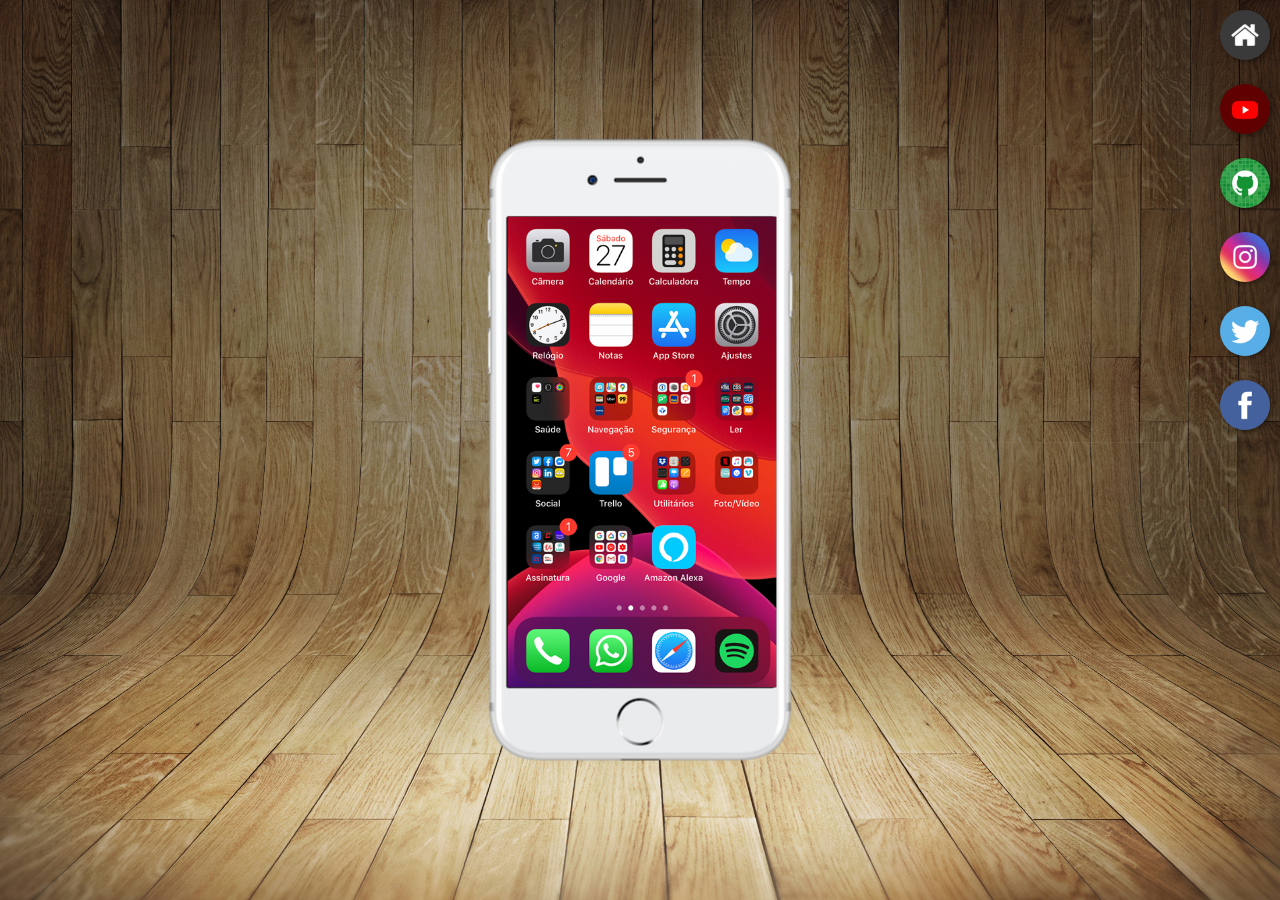
<file: index.html>
<!DOCTYPE html>
<html lang="pt-br">
<head>
    <meta charset="UTF-8">
    <meta name="viewport" content="width=device-width, initial-scale=1.0">
    <title> Projeto Redes Sociais</title>
    <link rel="shortcut icon" href="favicon.ico" type="image/x-icon">
    <link rel="stylesheet" href="estilos/style.css">
</head>
<body>
<main>
    <section id="telefone">
        <iframe src="home.html" frameborder="0" name="tela" id="tela">
            Seu navegador não é compatível com isso.
        </iframe>
    </section>
    <section id="redes-sociais">
        <a href="home.html" target="tela"><img src="imagens/logo-home.jpg" alt="Home"></a><br>
        <a href="youtube.html" target="tela"><img src="imagens/logo-youtube.jpg" alt="youtube"></a><br>
        <a href="github.html" target="tela"><img src="imagens/logo-github.jpg" alt="Github"></a><br>
        <a href="instagram.html" target="tela"><img src="imagens/logo-instagram.jpg" alt="Instagram"></a><br>
        <a href="twitter.html" target="tela"><img src="imagens/logo-twitter.jpg" alt="Twitter"></a><br>
        <a href="facebook.html" target="tela"><img src="imagens/logo-facebook.jpg" alt="Facebook"></a><br>
    </section>
</main>  
    
</body>
</html>
</file>
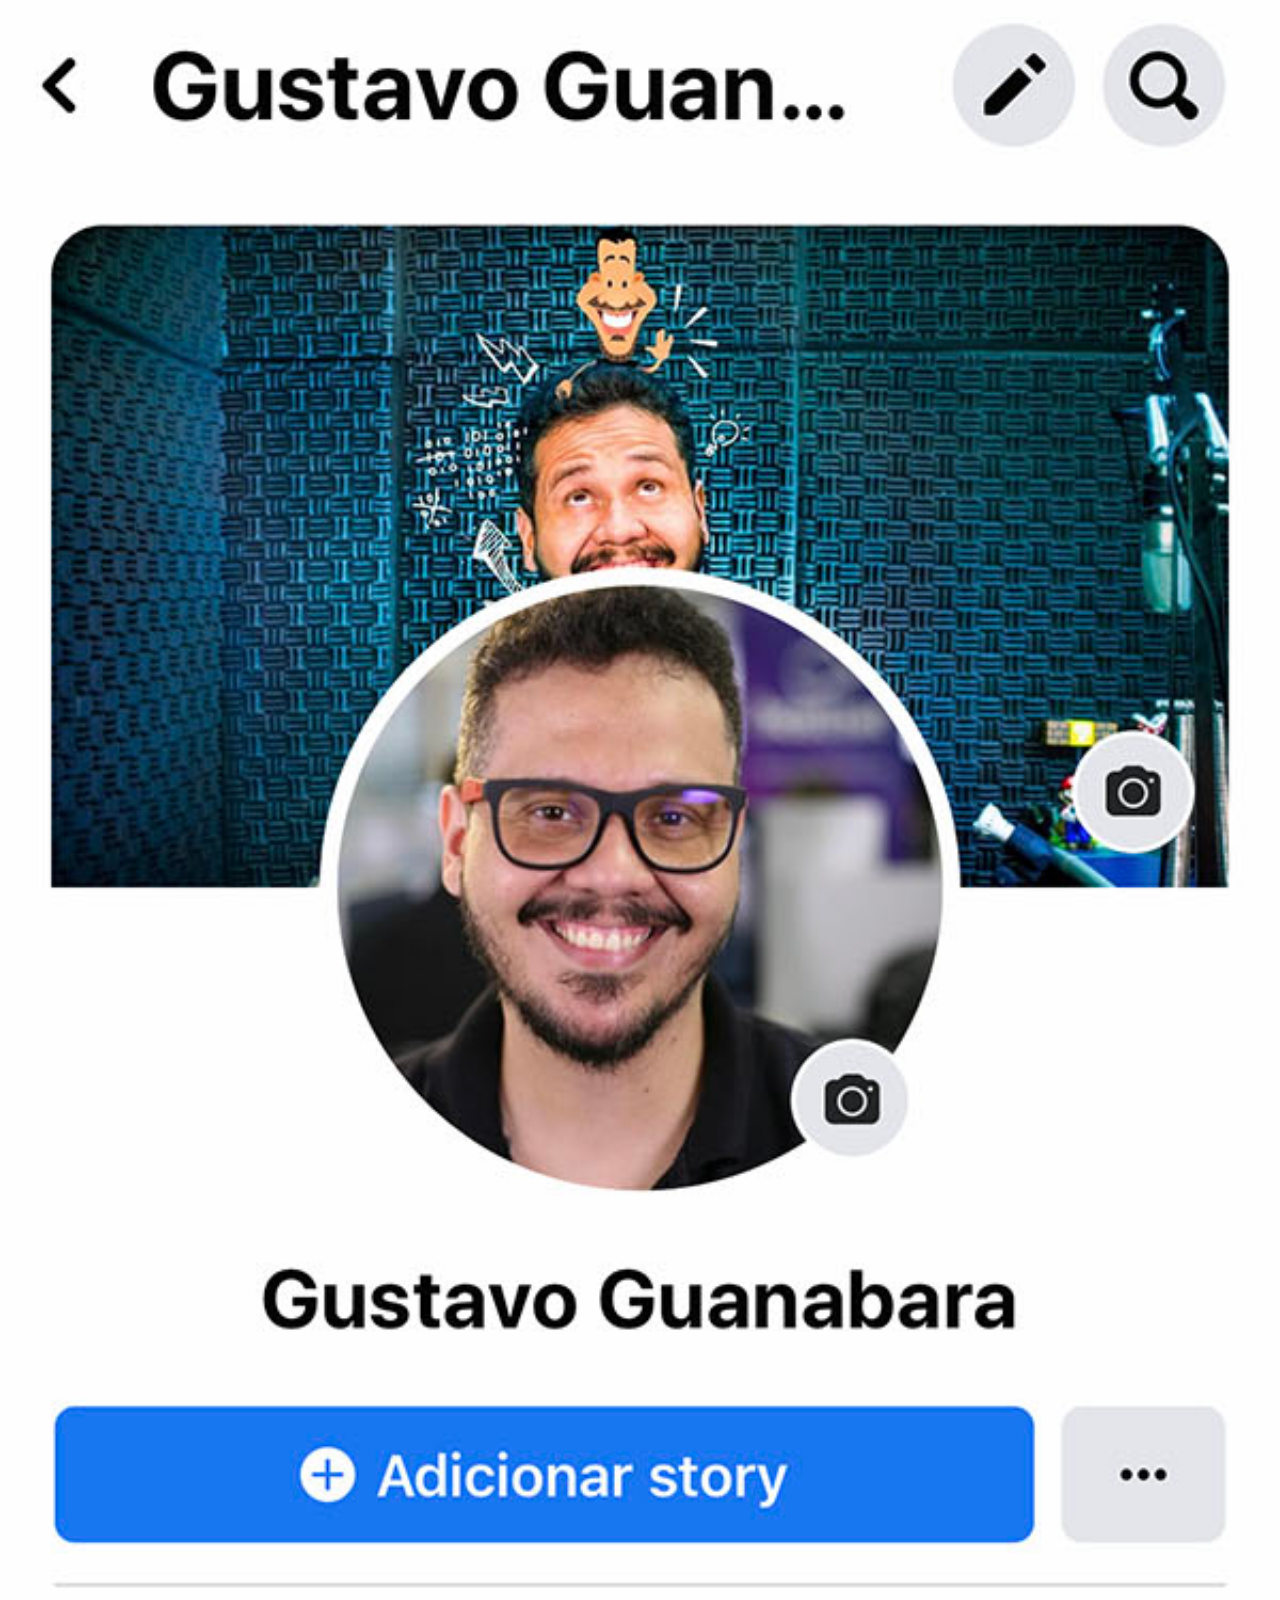
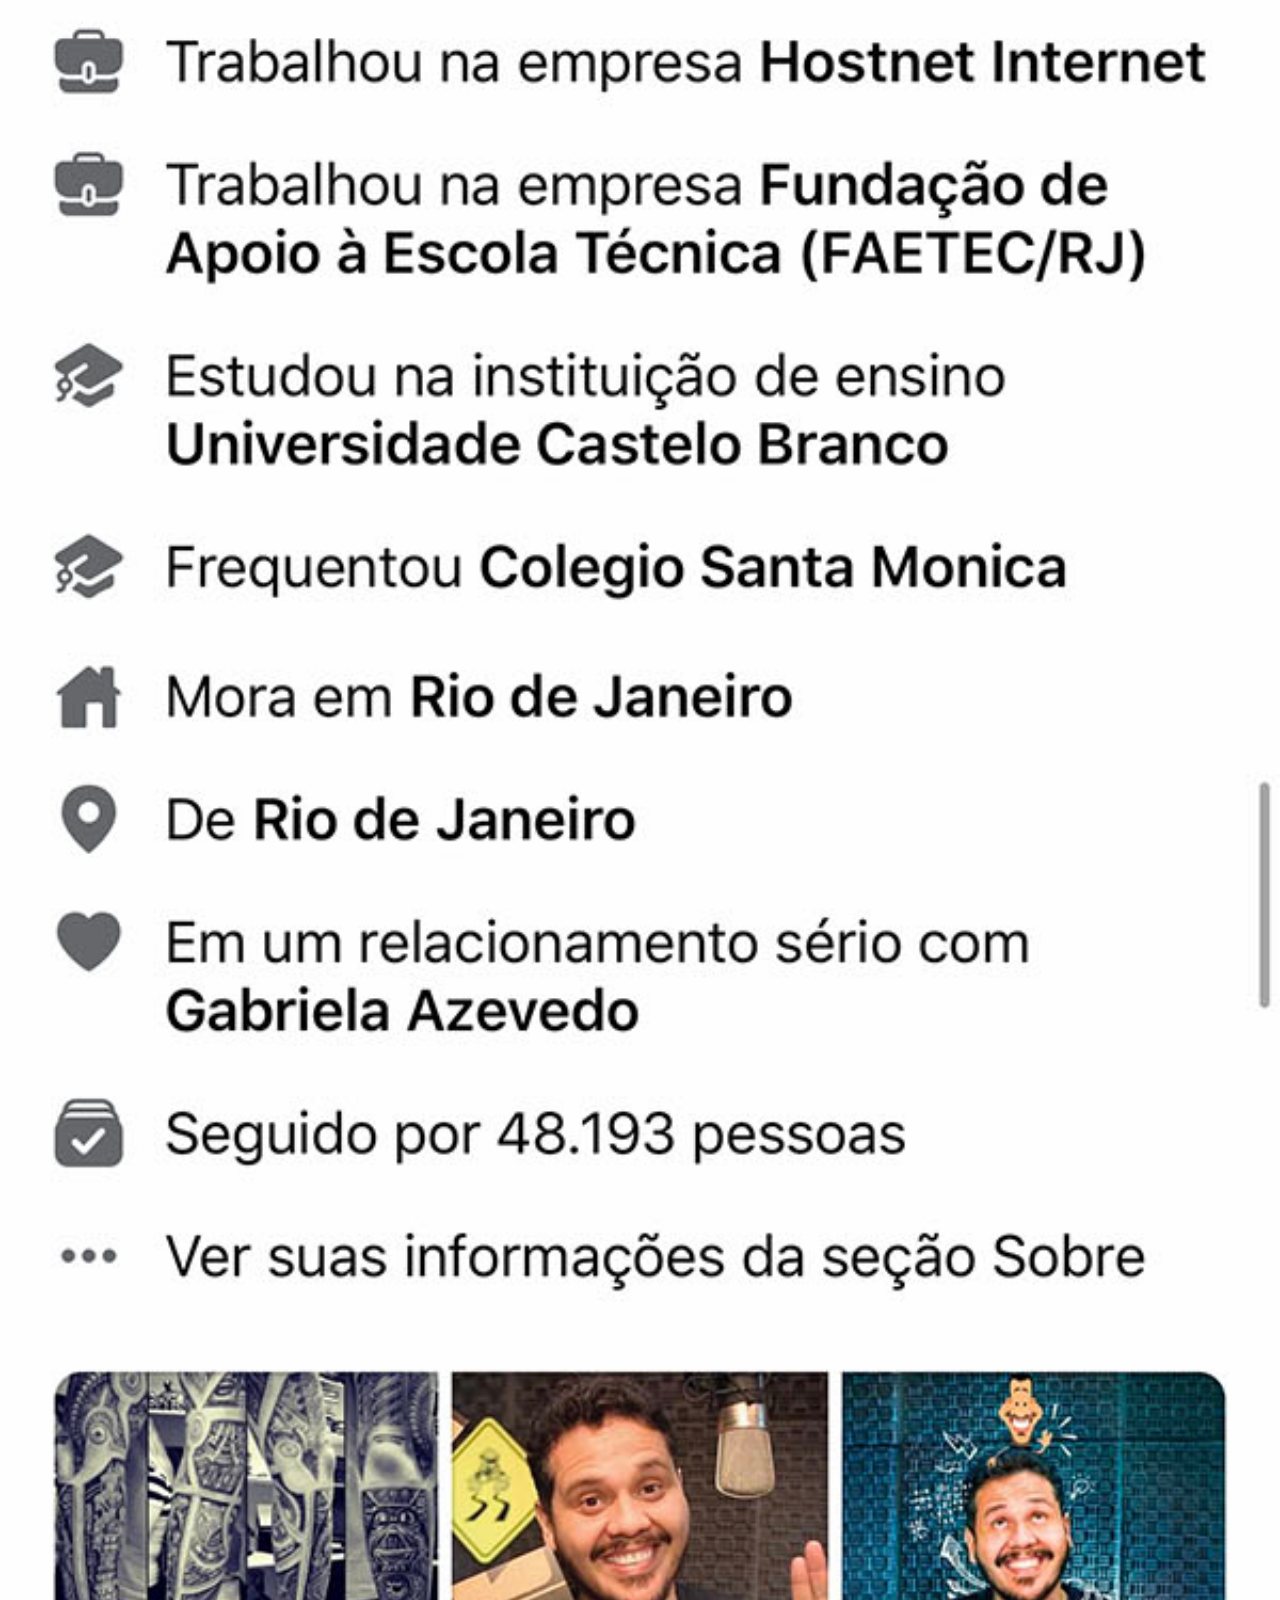
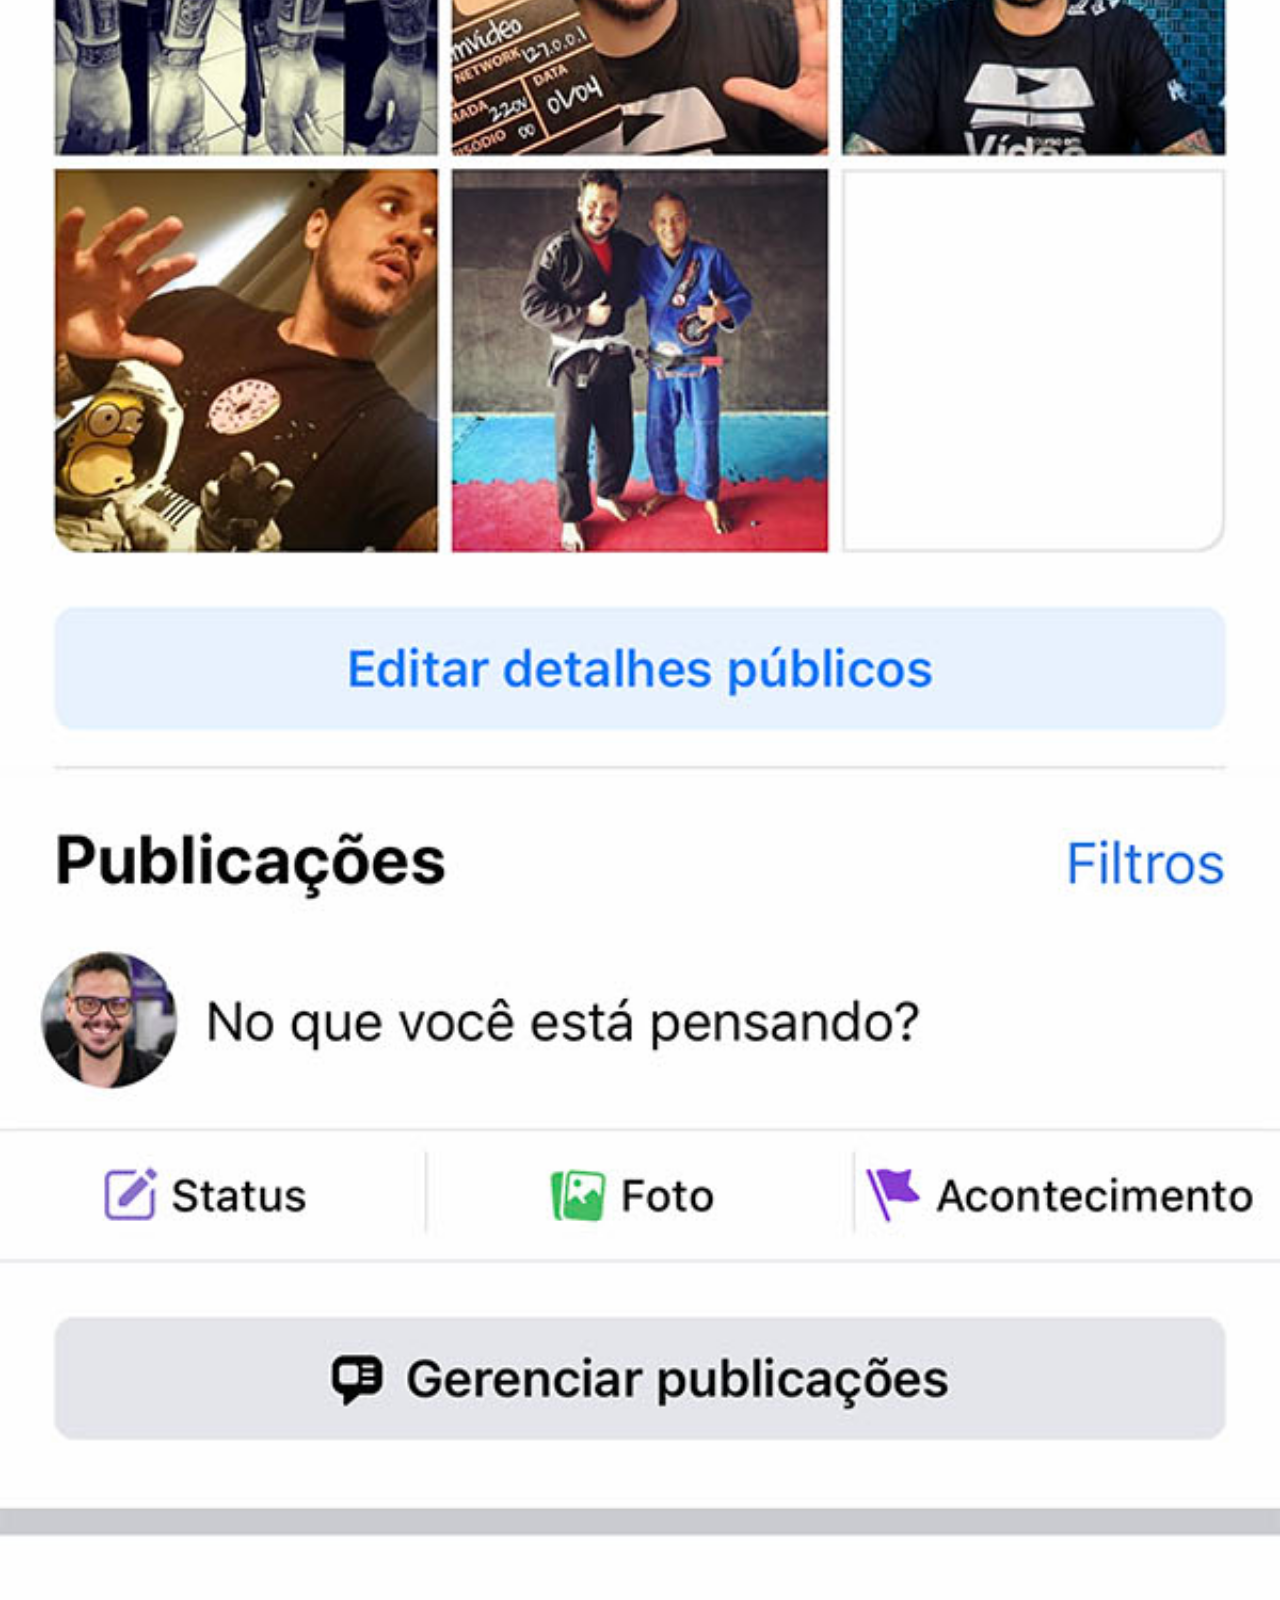
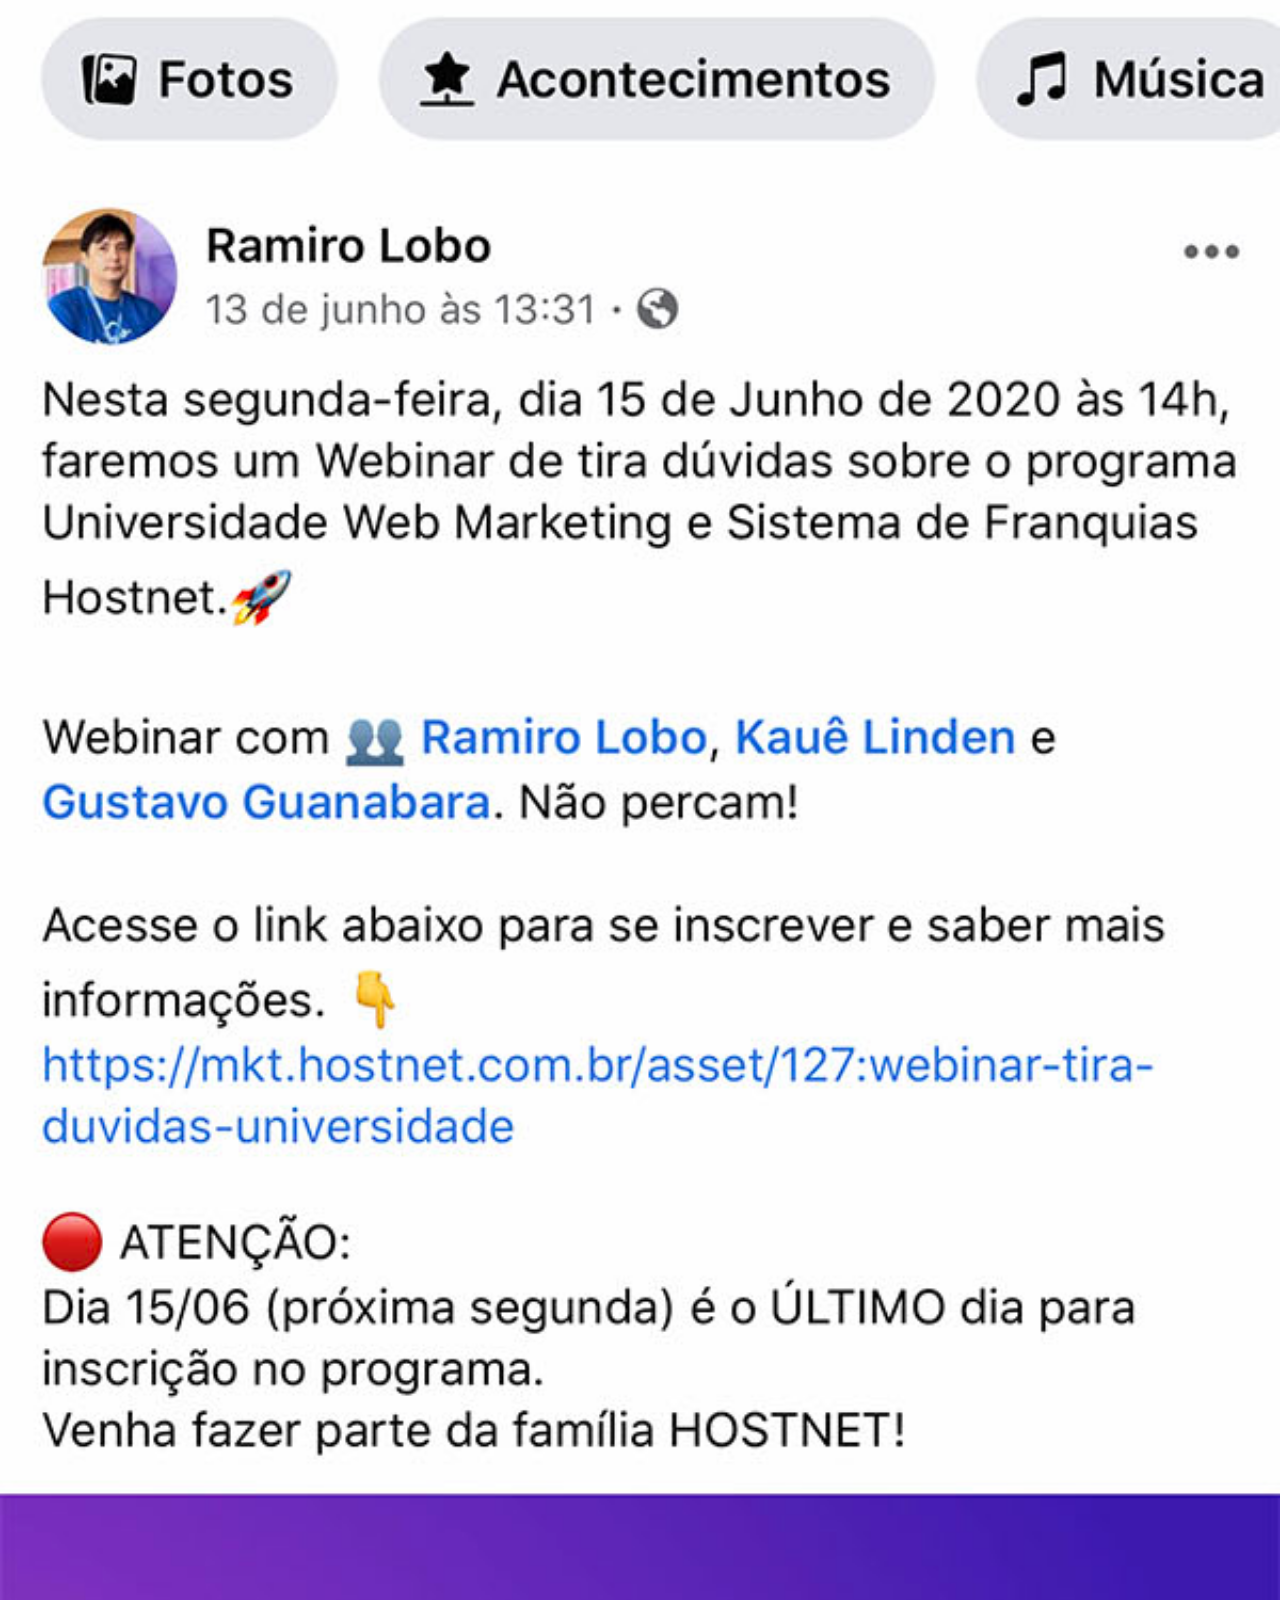
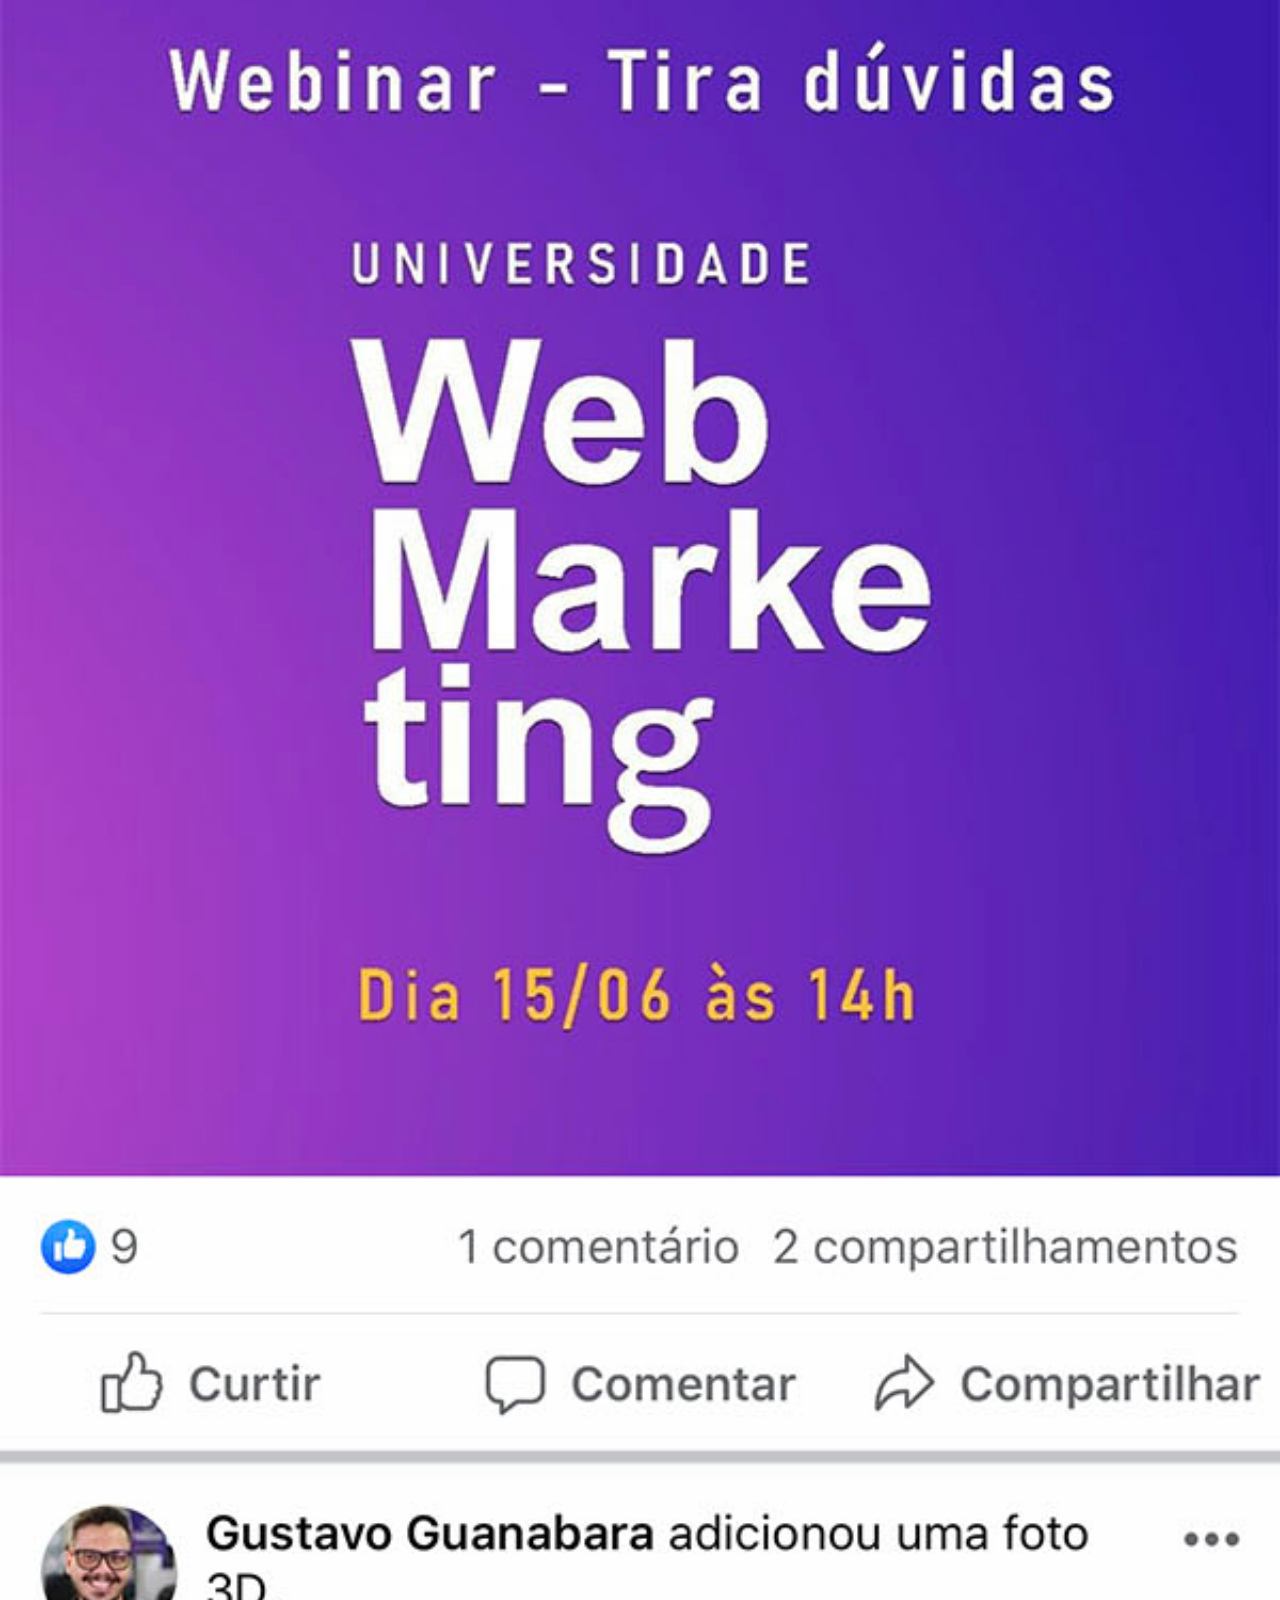
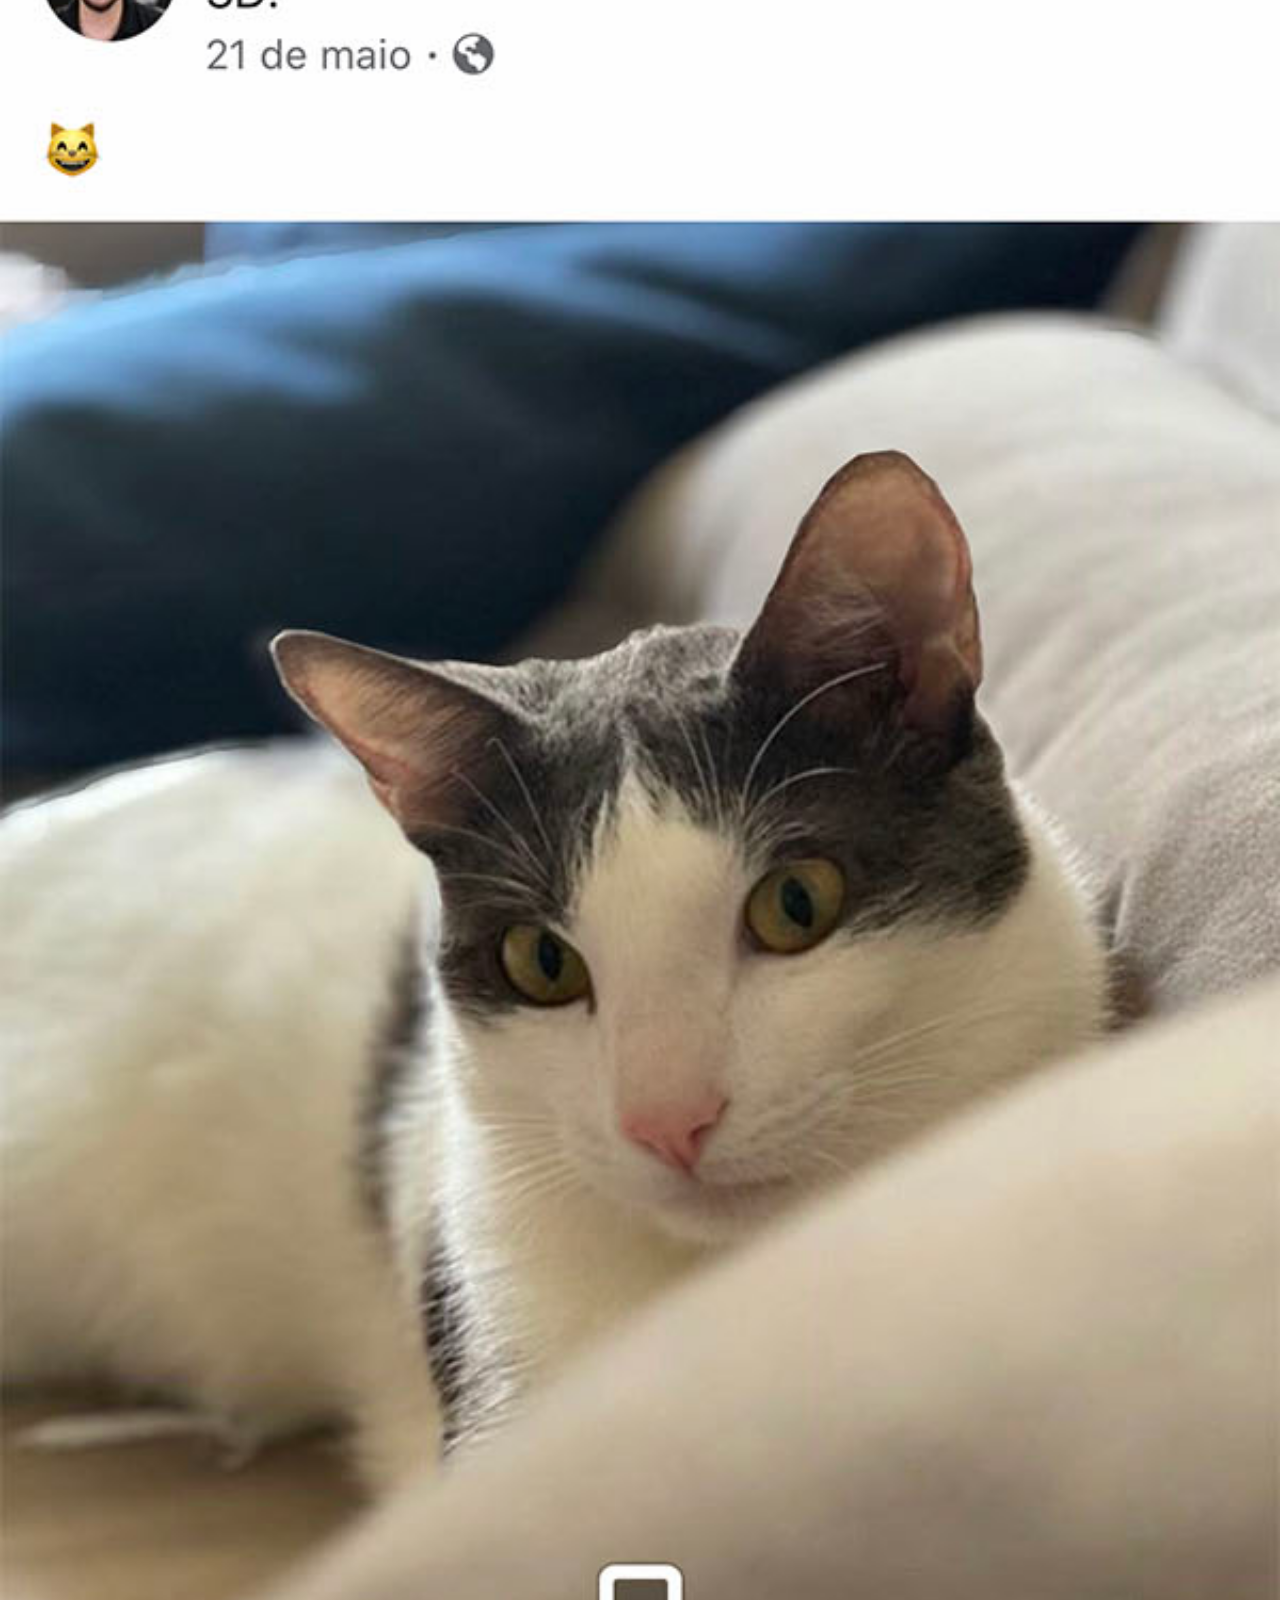
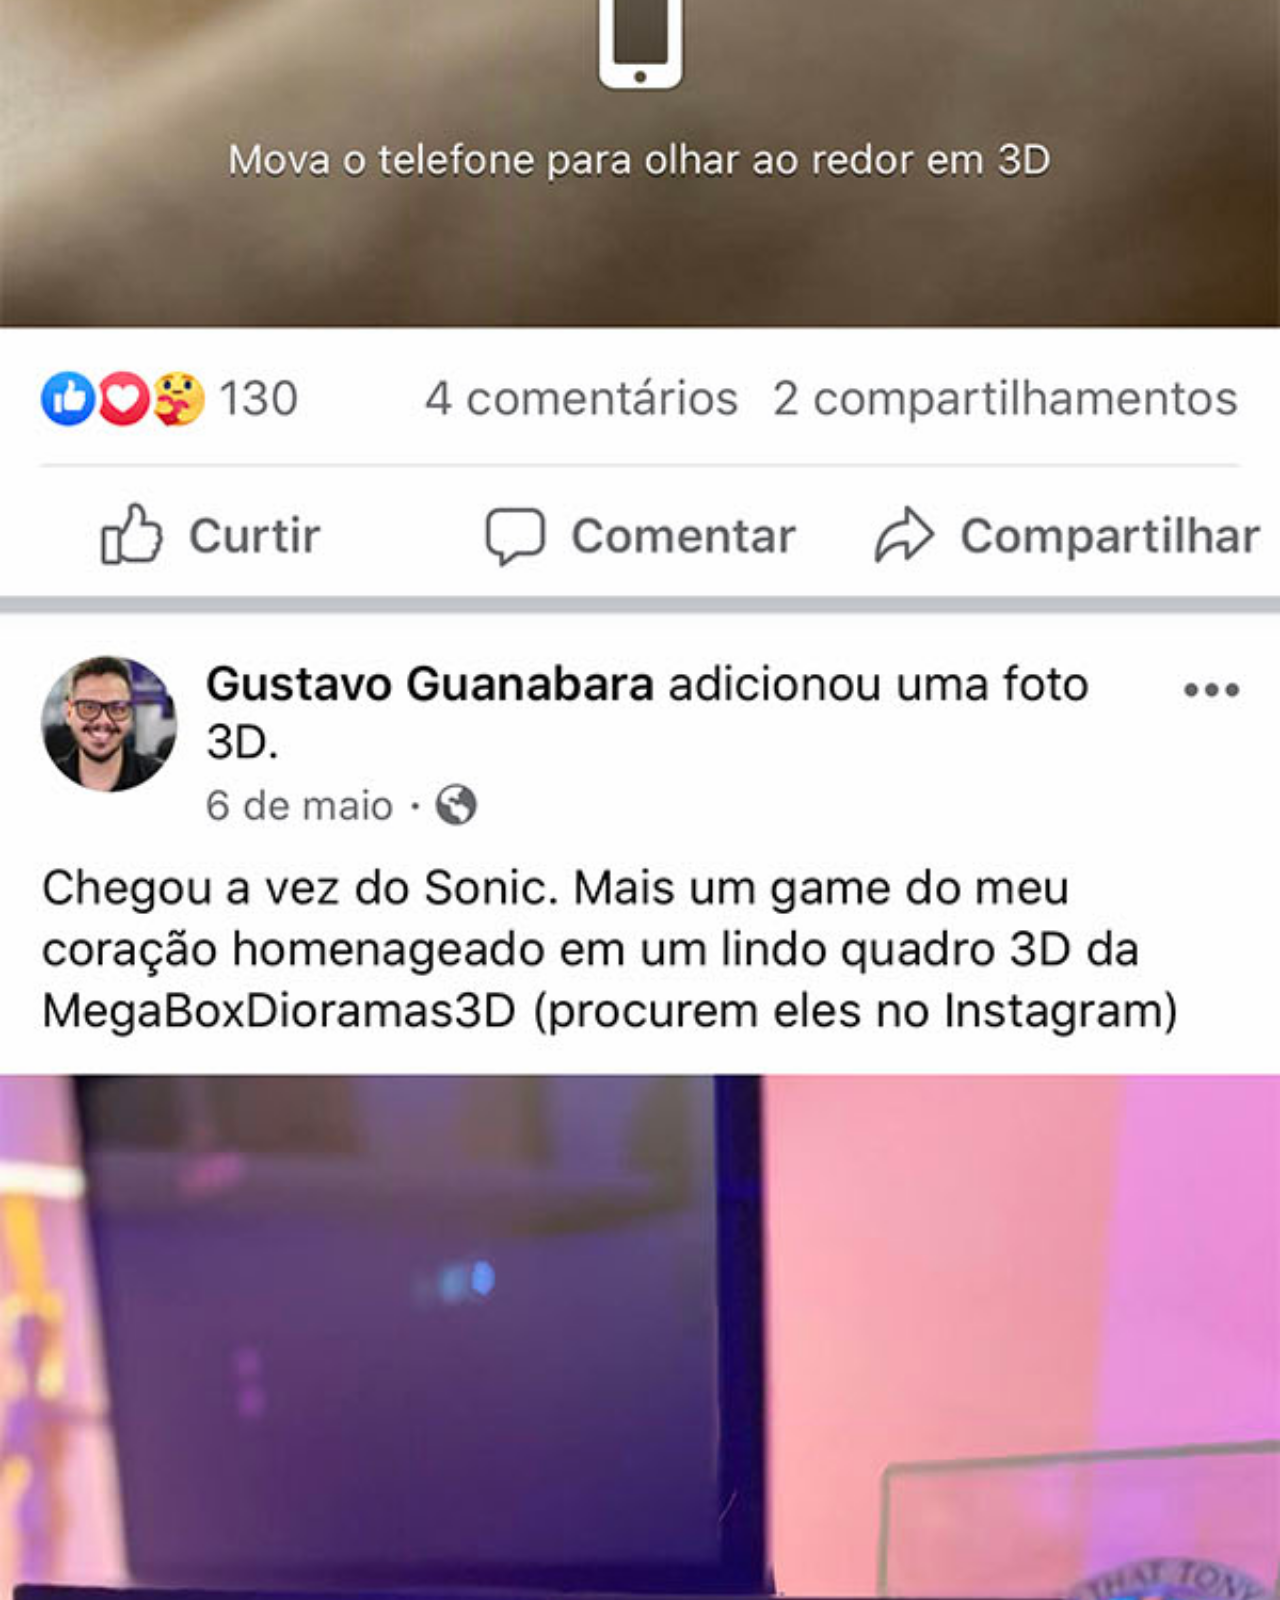
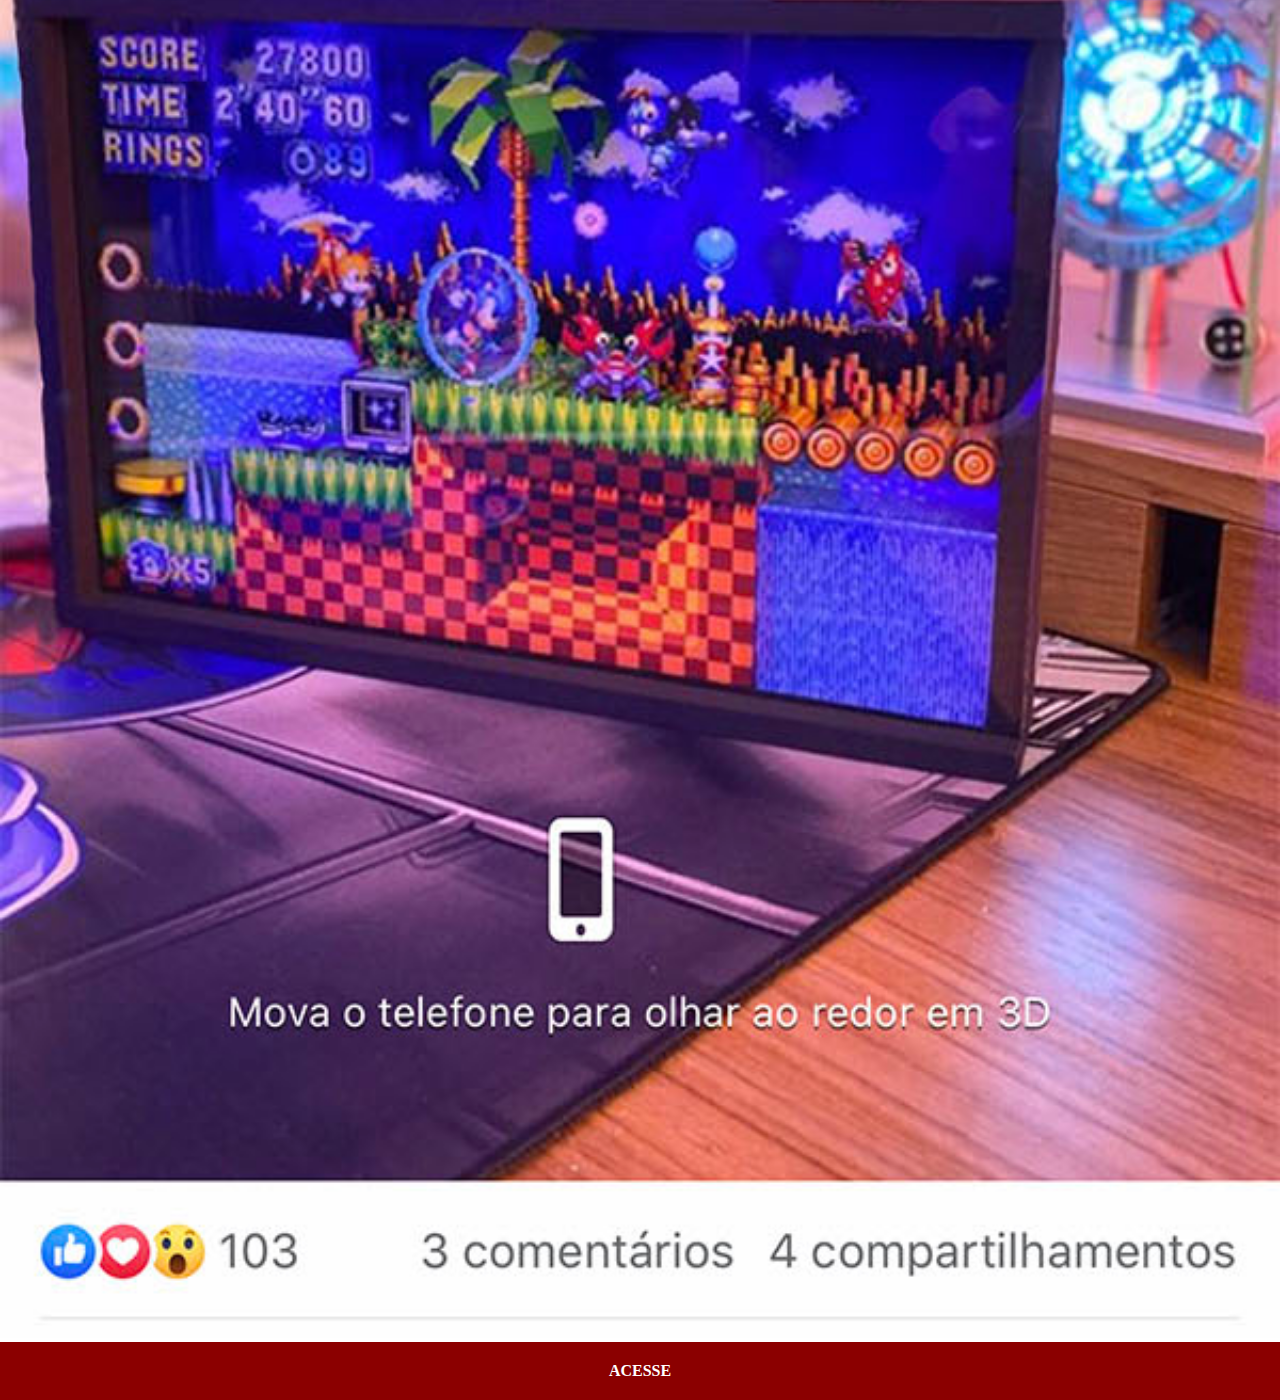
<file: facebook.html>
<!DOCTYPE html>
<html lang="pt-br">
<head>
    <meta charset="UTF-8">
    <meta name="viewport" content="width=device-width, initial-scale=1.0">
    <title>Facebook</title>
    <link rel="stylesheet" href="estilos/social.css">
</head>
<body>
    <img src="imagens/tela-facebook.jpg" alt="Facebook">
    <a href="https://www.facebook.com/gustavoguanabara/?locale=pt_BR" target="_blank">ACESSE</a>
    
</body>
</html>
</file>
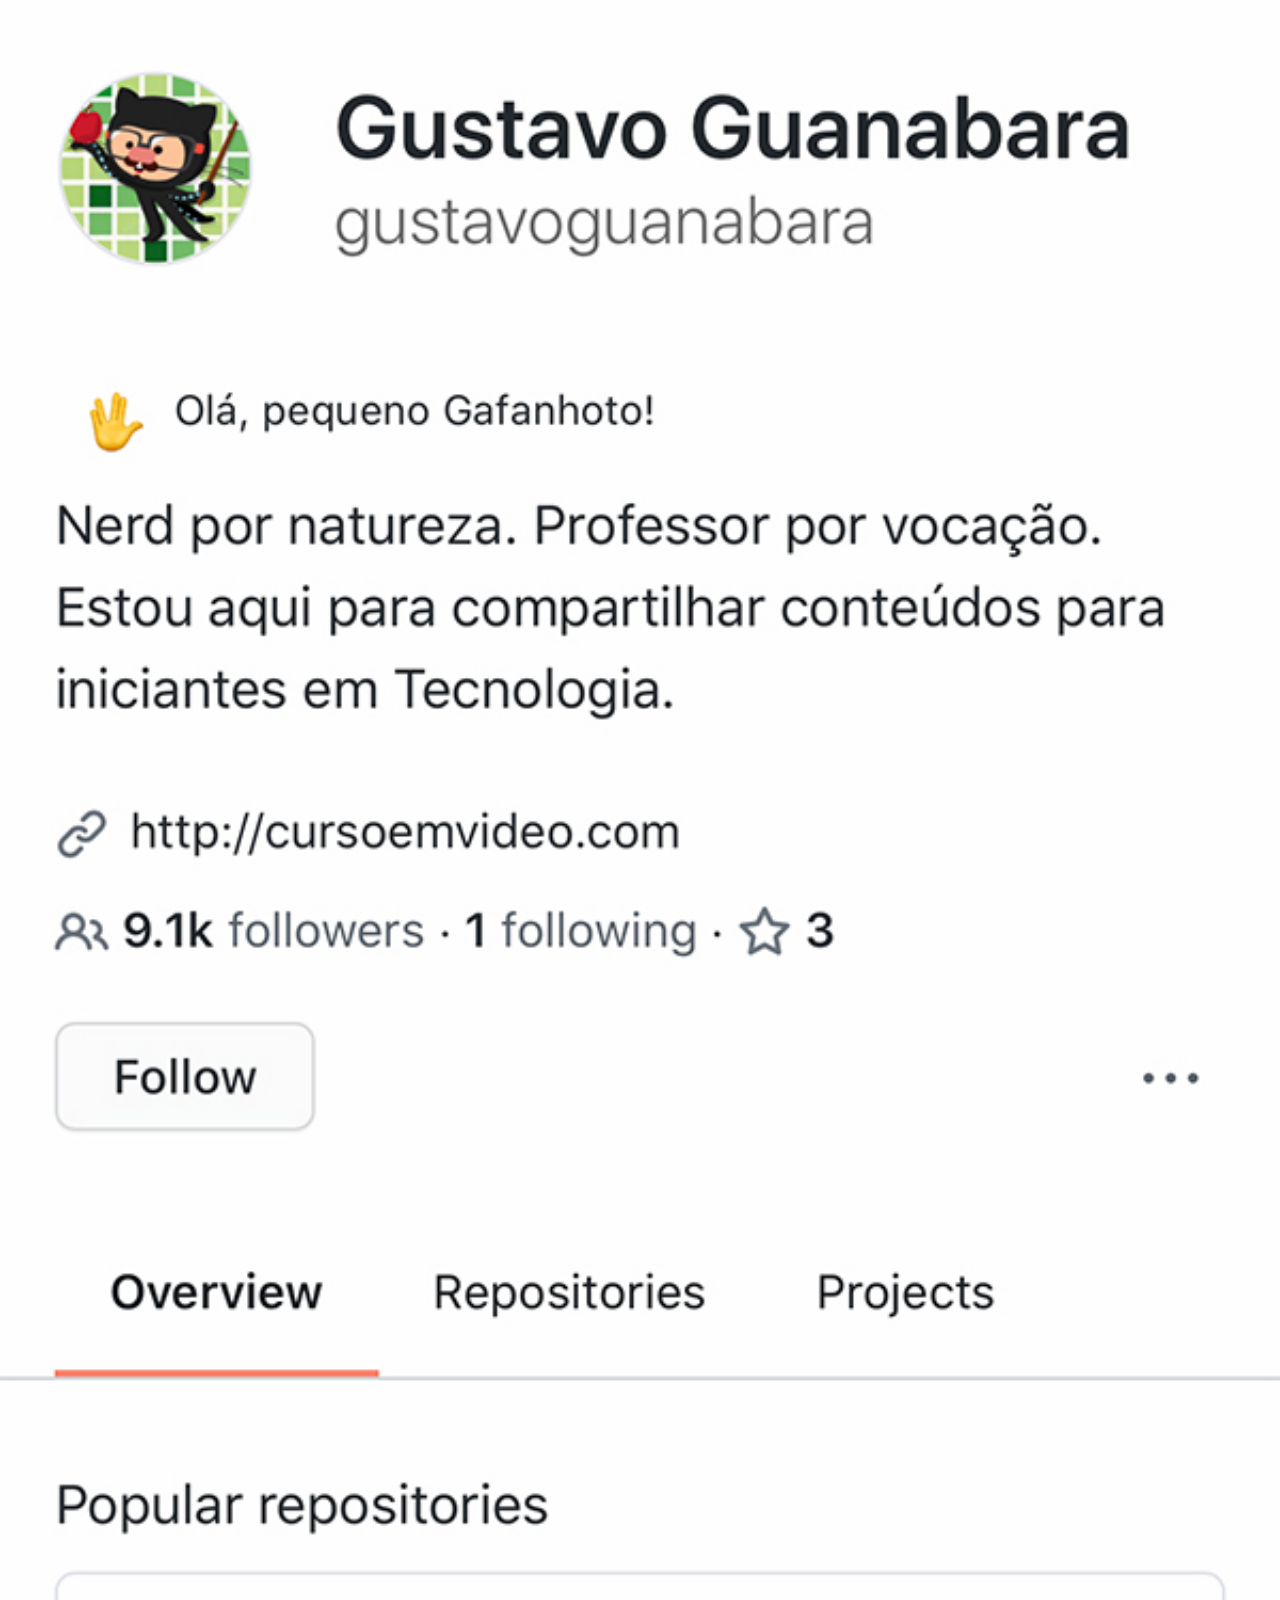
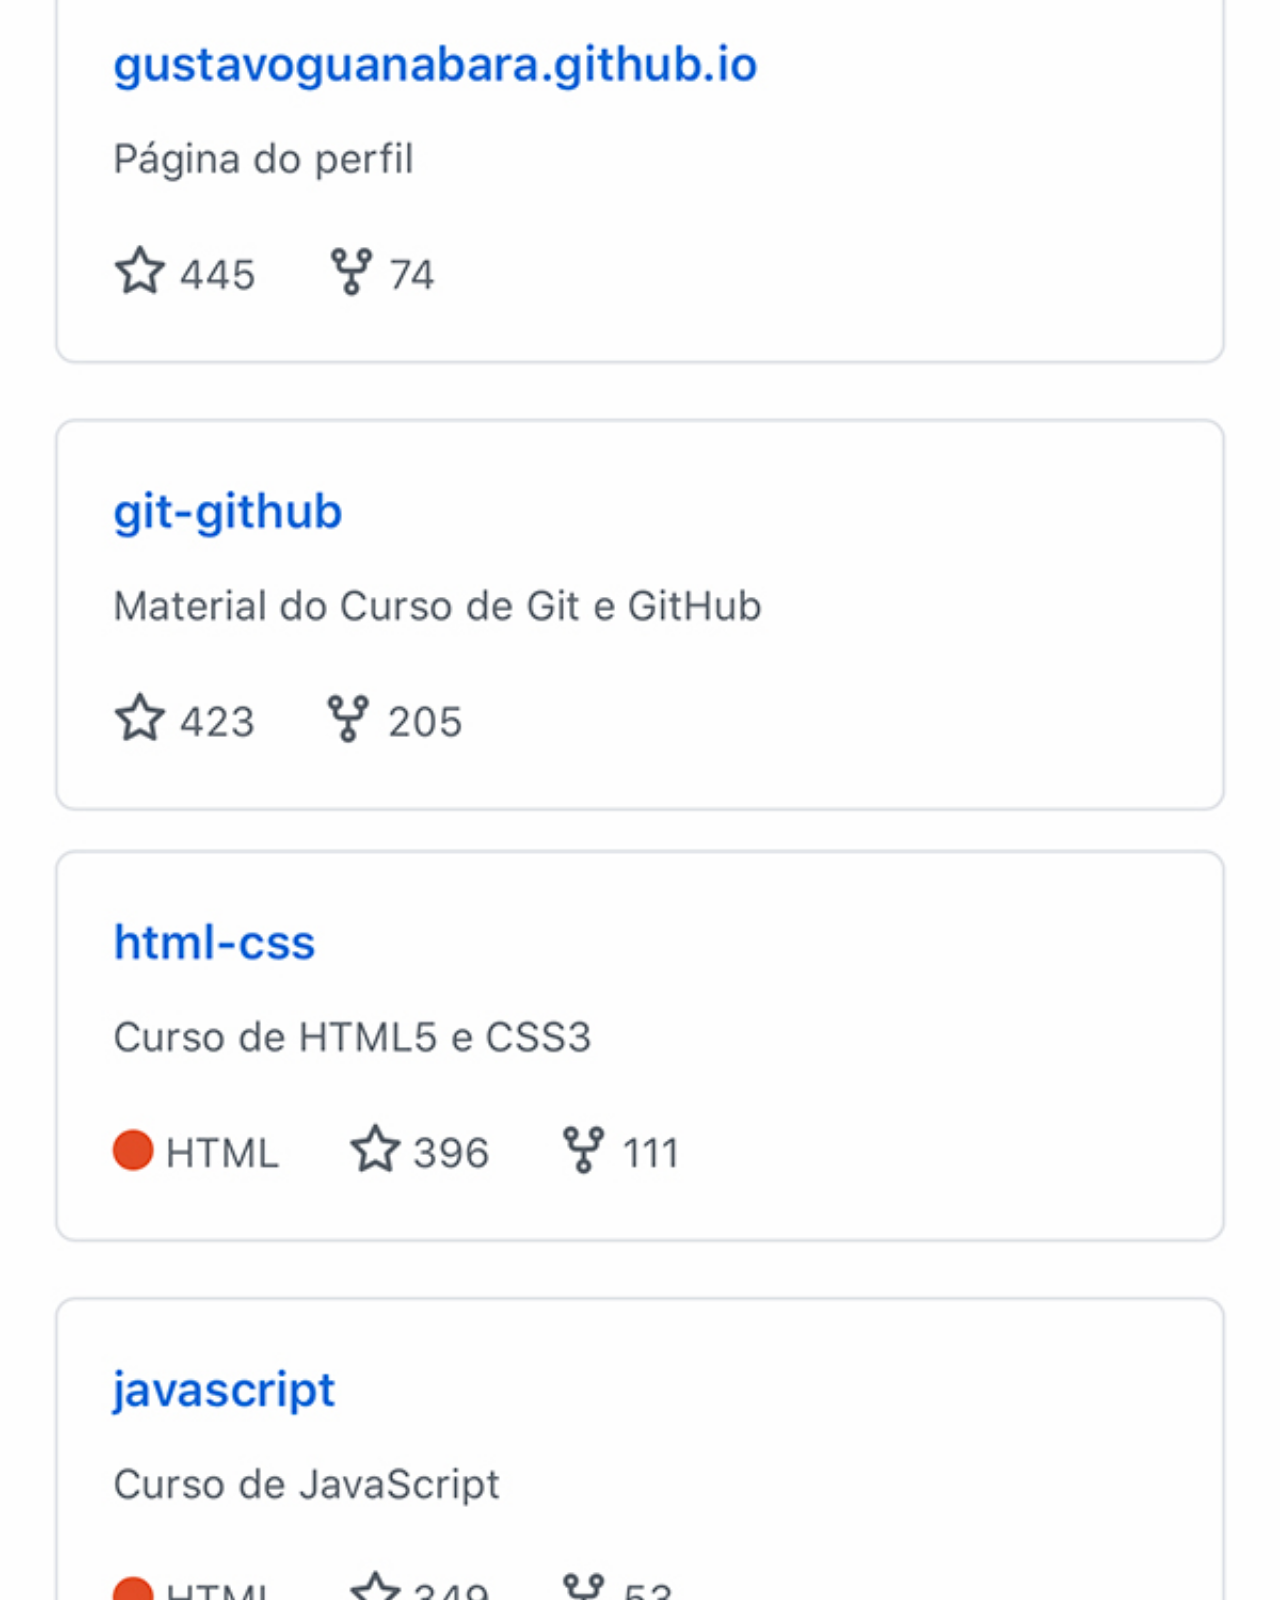
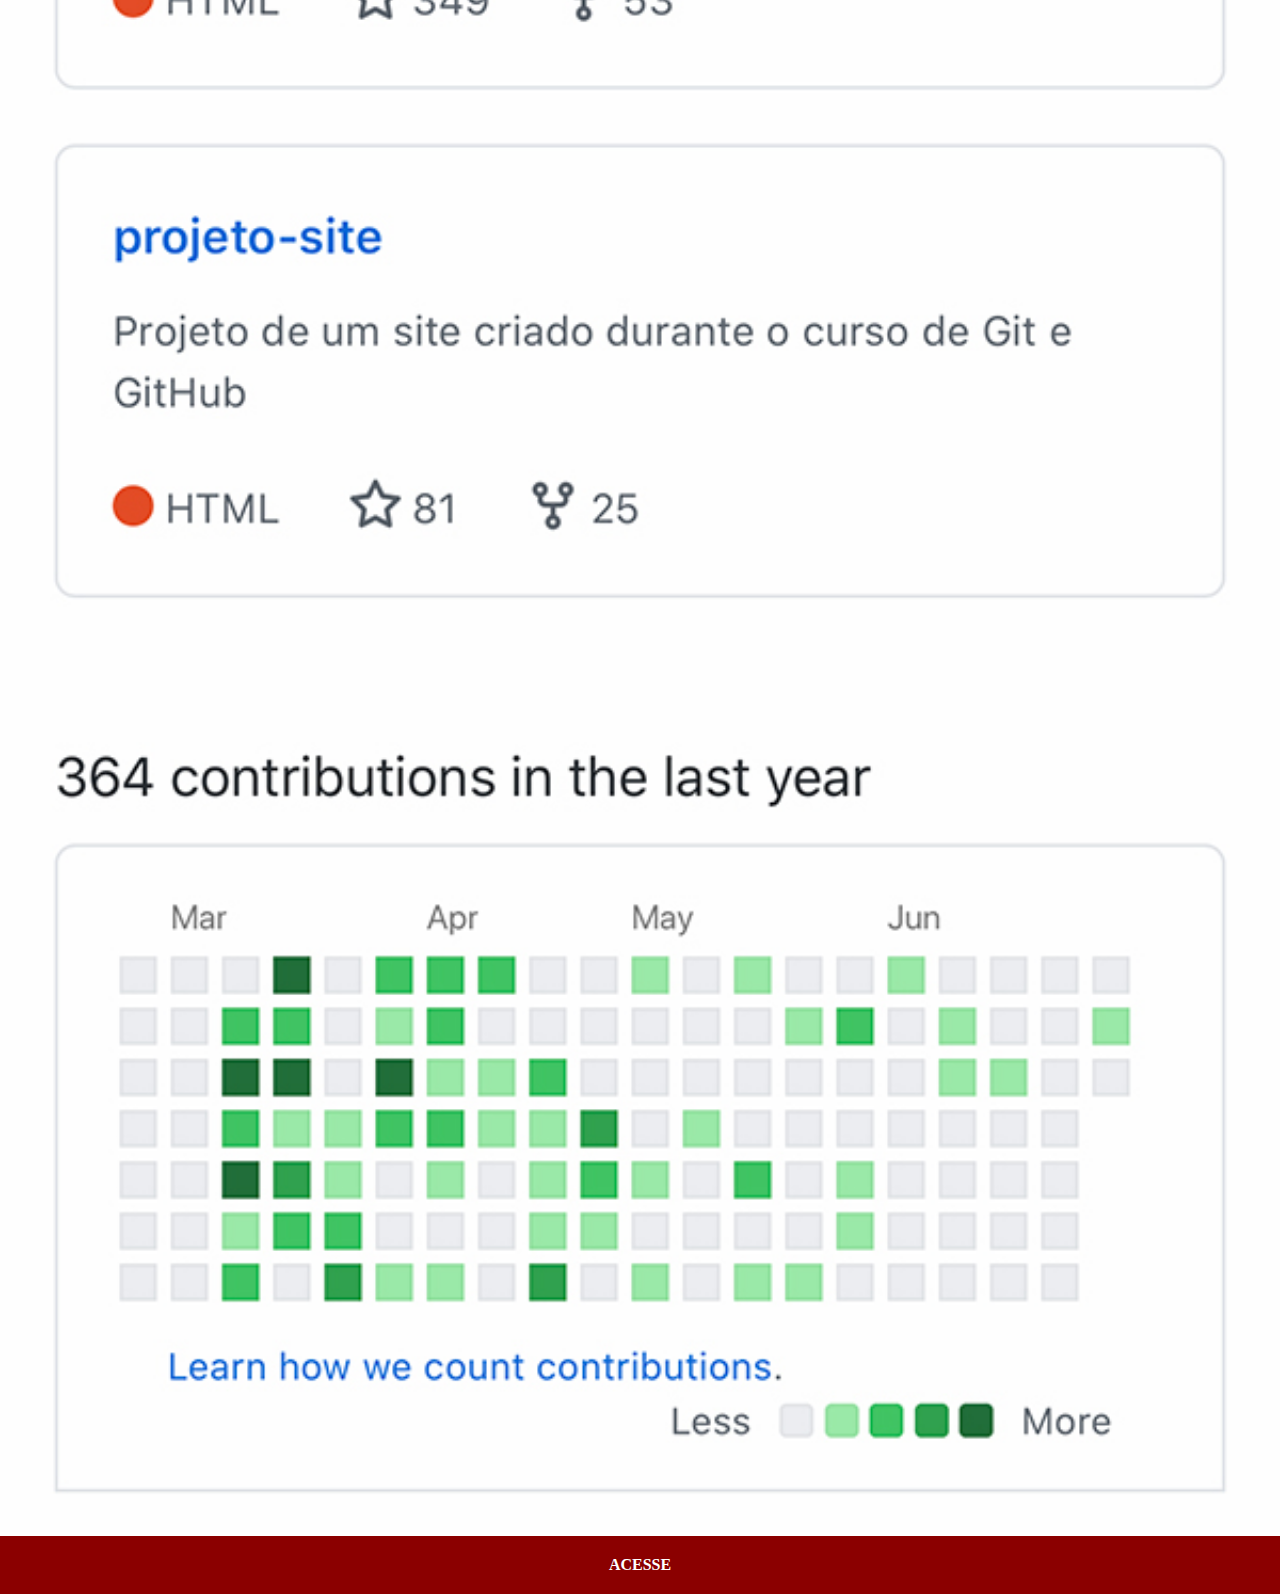
<file: github.html>
<!DOCTYPE html>
<html lang="pt-br">
<head>
    <meta charset="UTF-8">
    <meta name="viewport" content="width=device-width, initial-scale=1.0">
    <title>Github</title>
    <link rel="stylesheet" href="estilos/social.css">
</head>
<body>
    <img src="imagens/tela-github.jpg" alt="Github">
    <a href="https://gustavoguanabara.github.io" target="_blank">ACESSE</a>
</body>
</html>
</file>
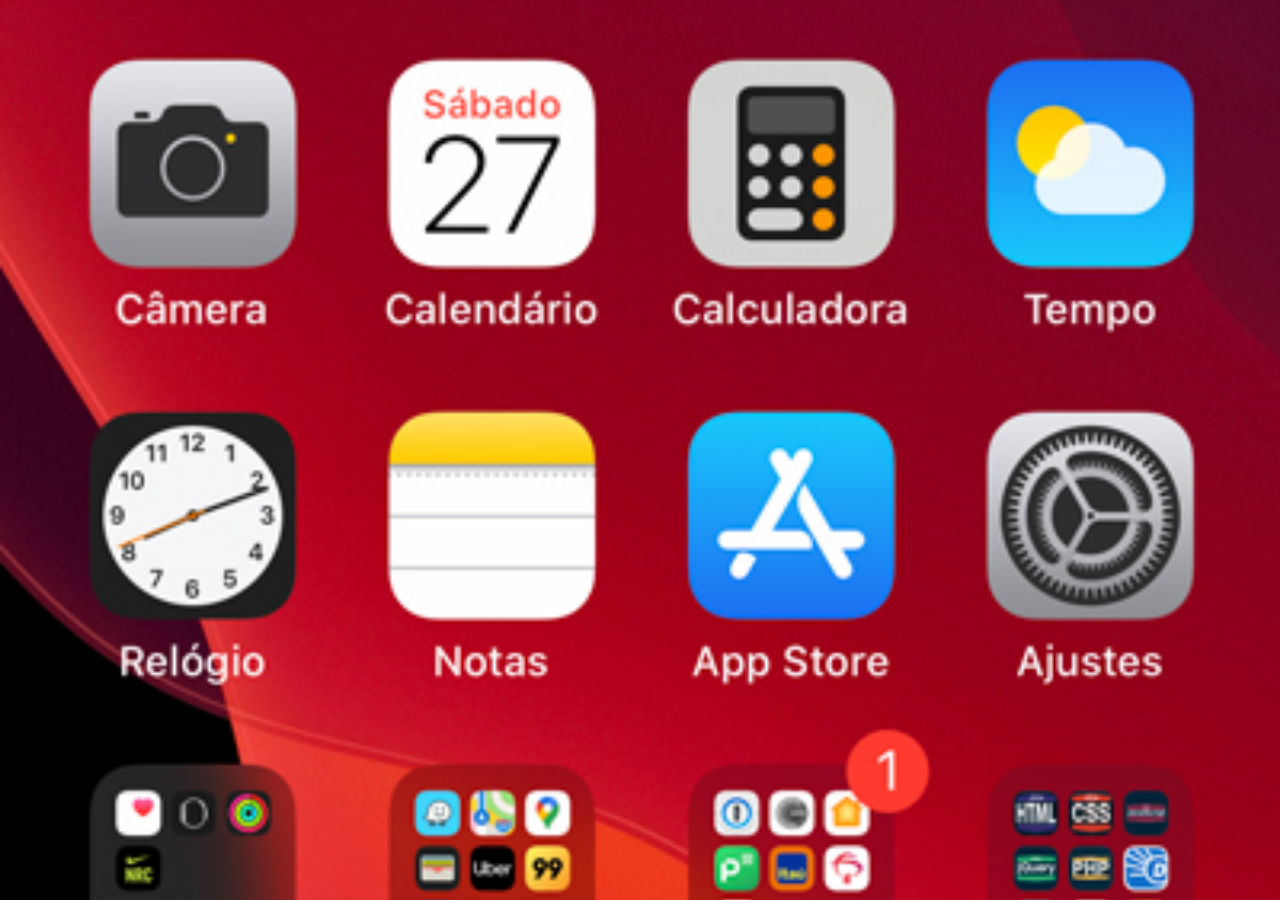
<file: home.html>
<!DOCTYPE html>
<html lang="pt-br">
<head>
    <meta charset="UTF-8">
    <meta name="viewport" content="width=device-width, initial-scale=1.0">
    <title>Home</title>
   
</head>
<style>
    * {
        margin: 0px;
        padding: 0px;
    }
    body {
        width: 100vw;
        height: 100vh;
        background: black url('imagens/tela-home.jpg') no-repeat top center;
        background-size: cover;
    }
</style>
<body>
    
</body>
</html>
</file>
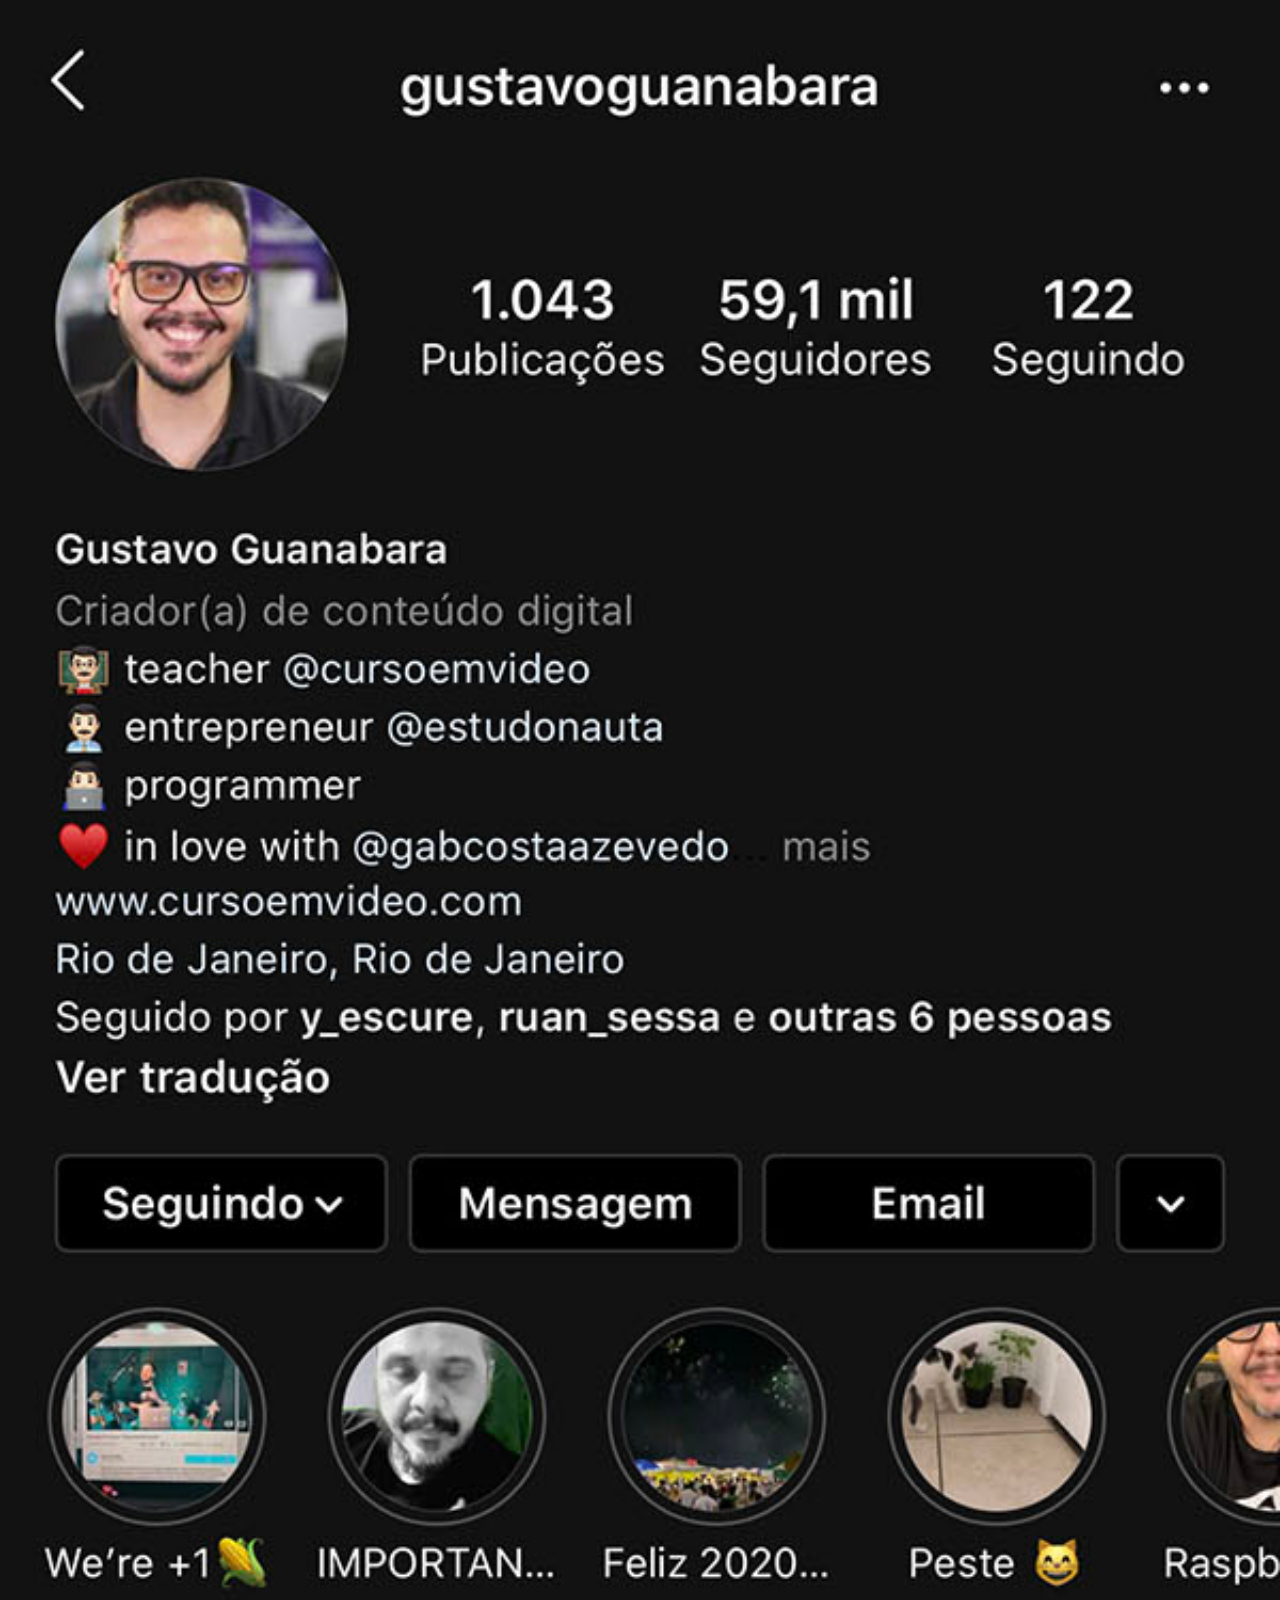
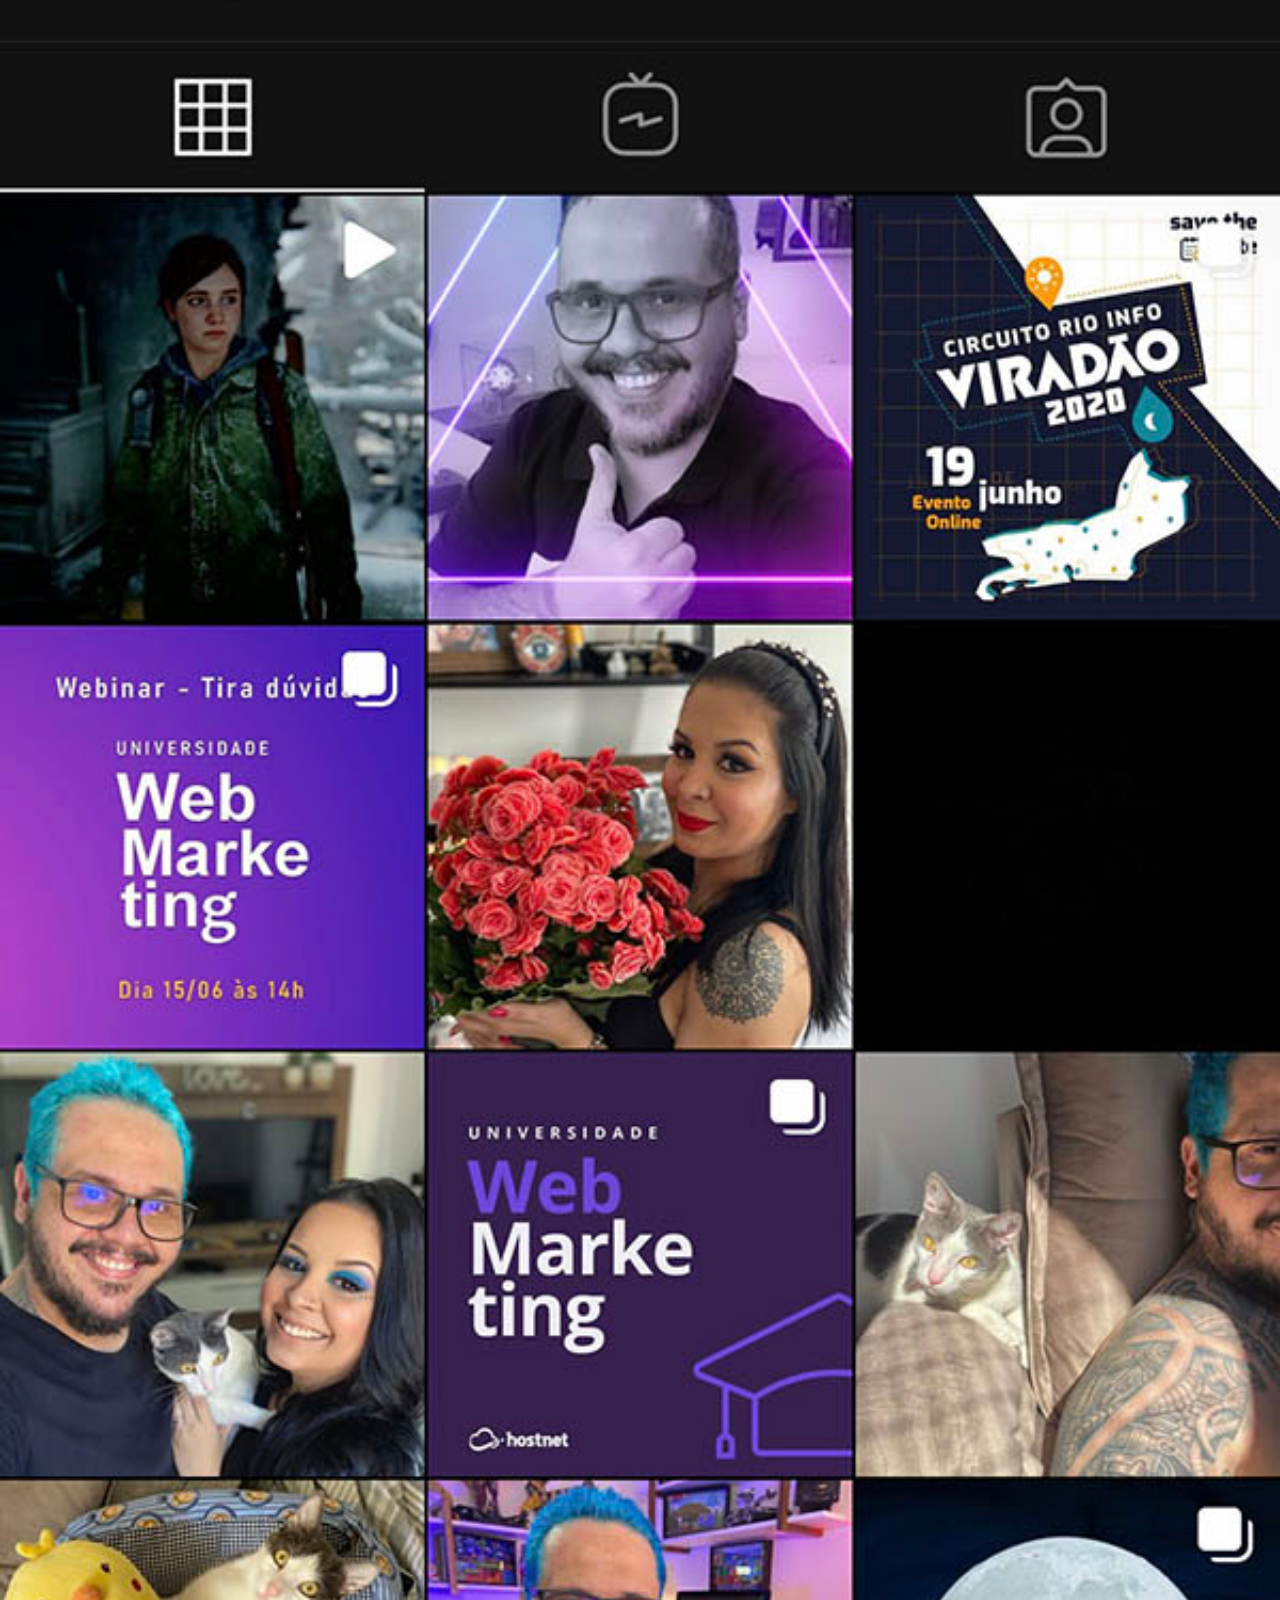
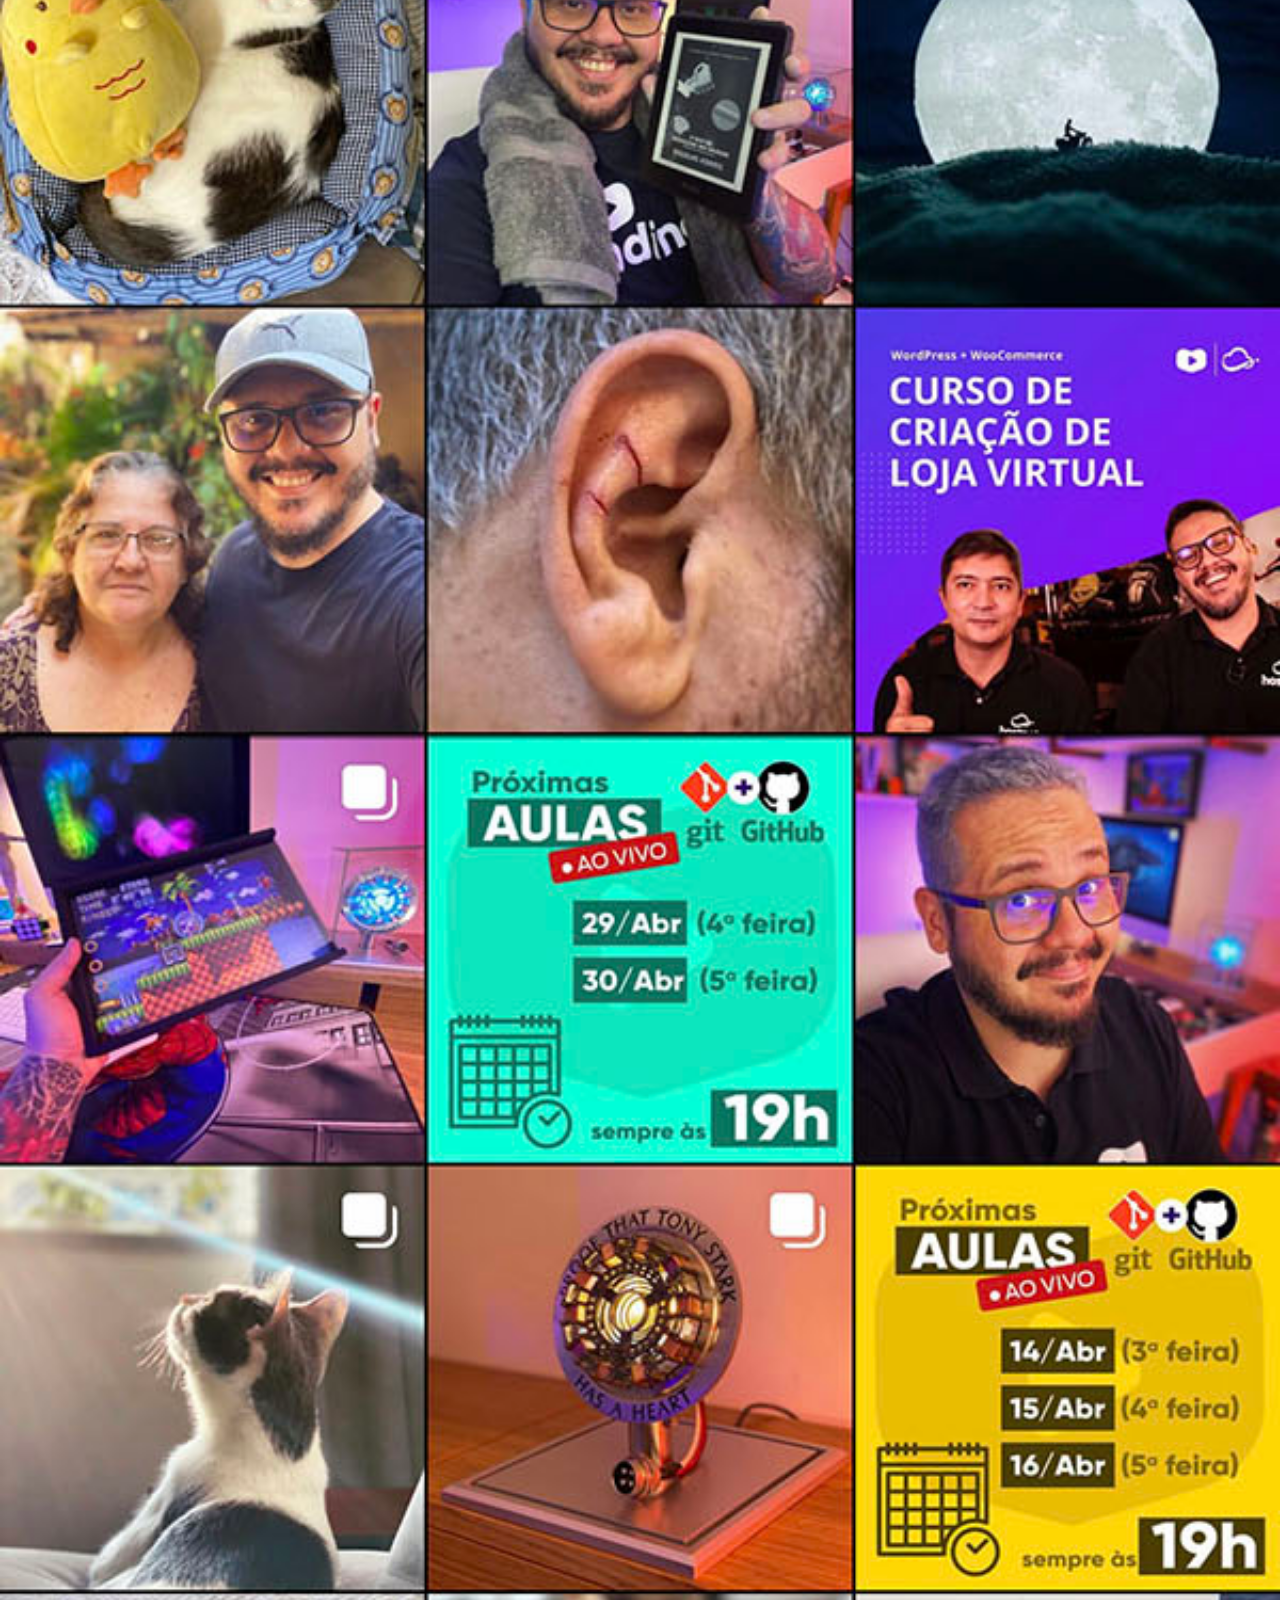
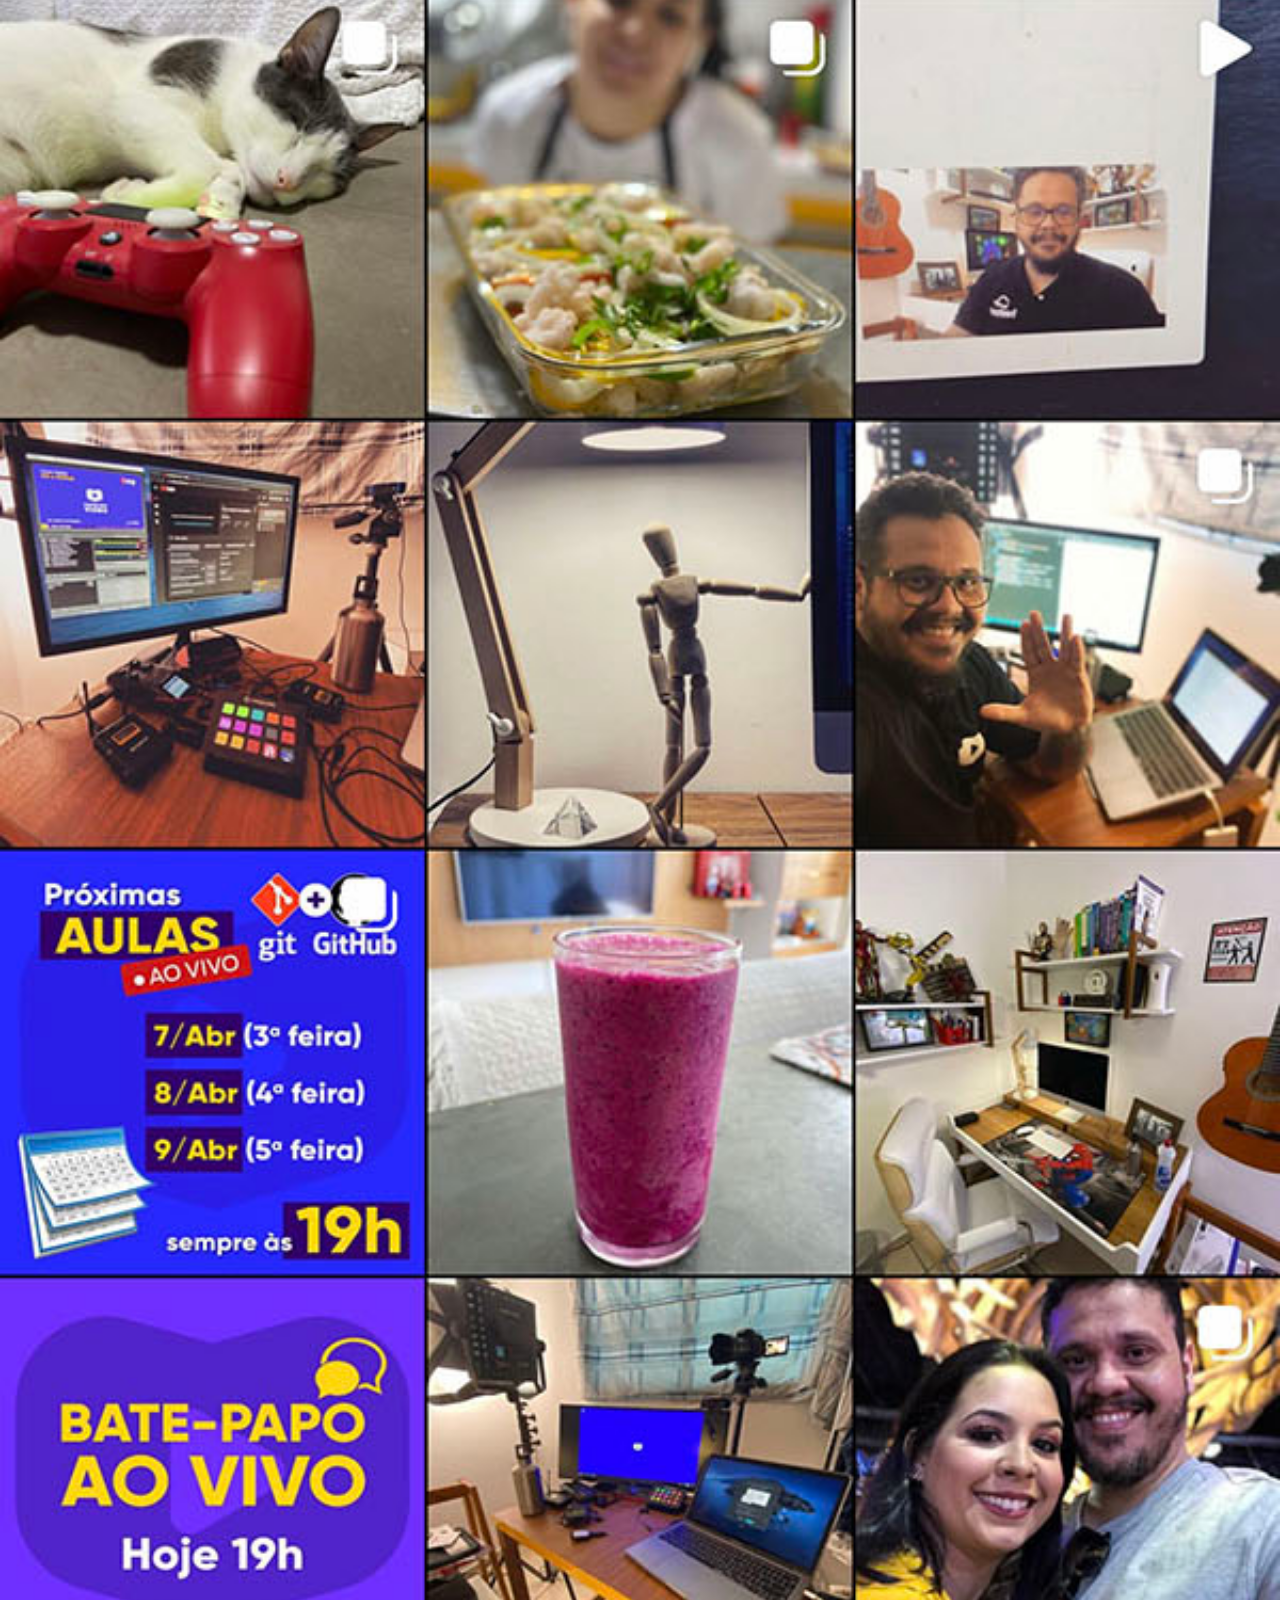
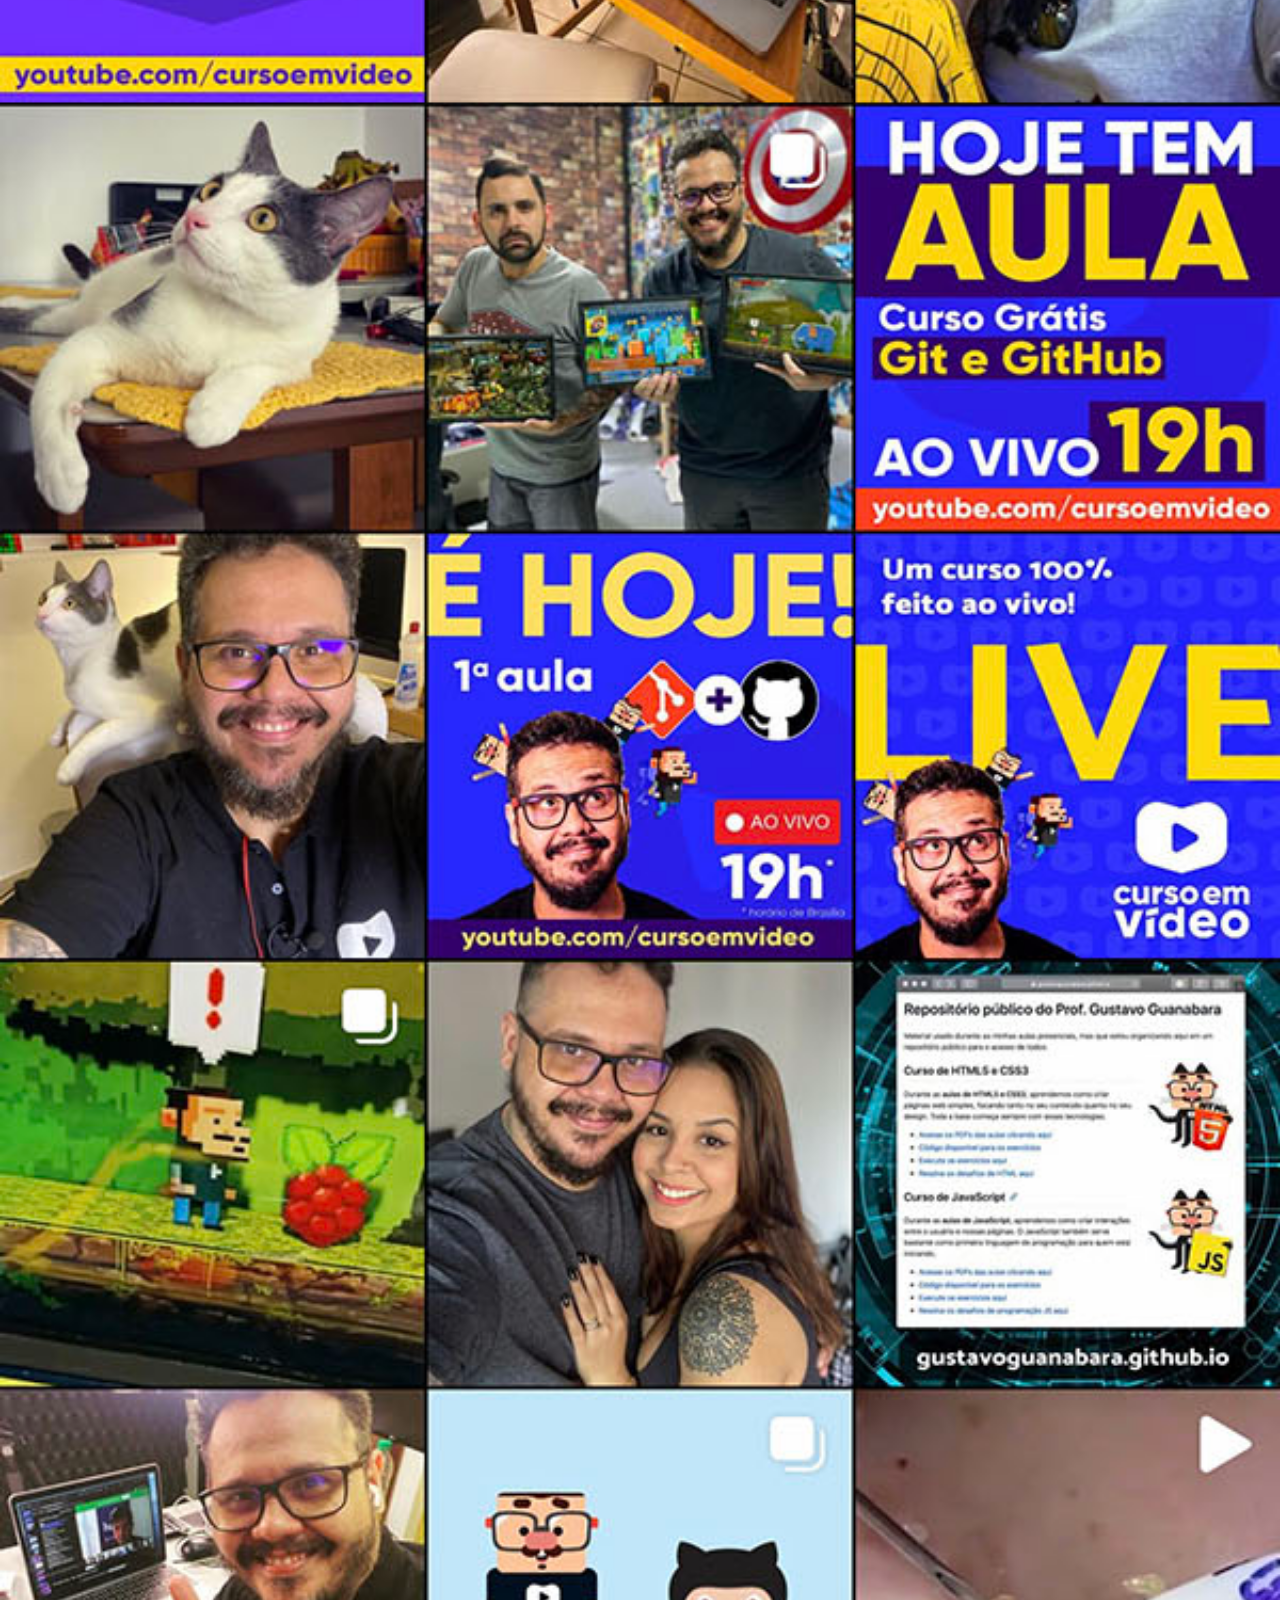
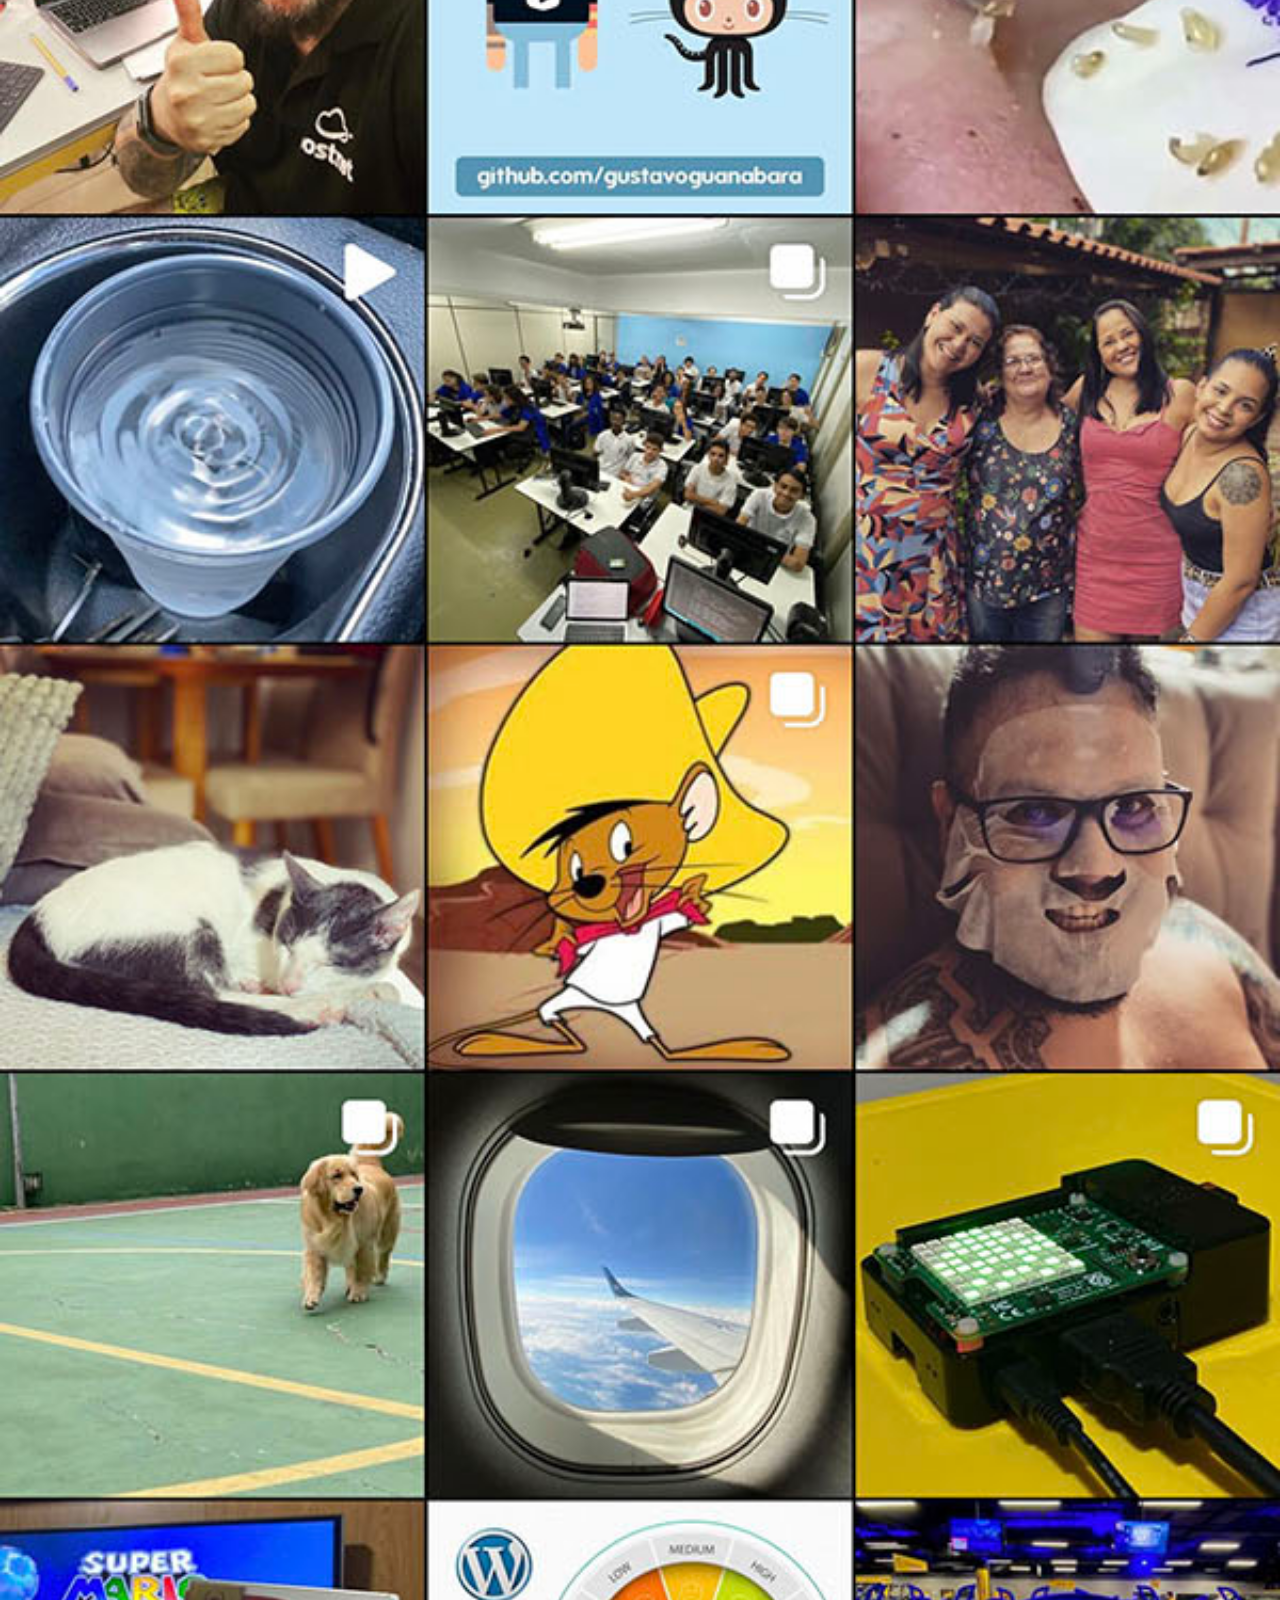
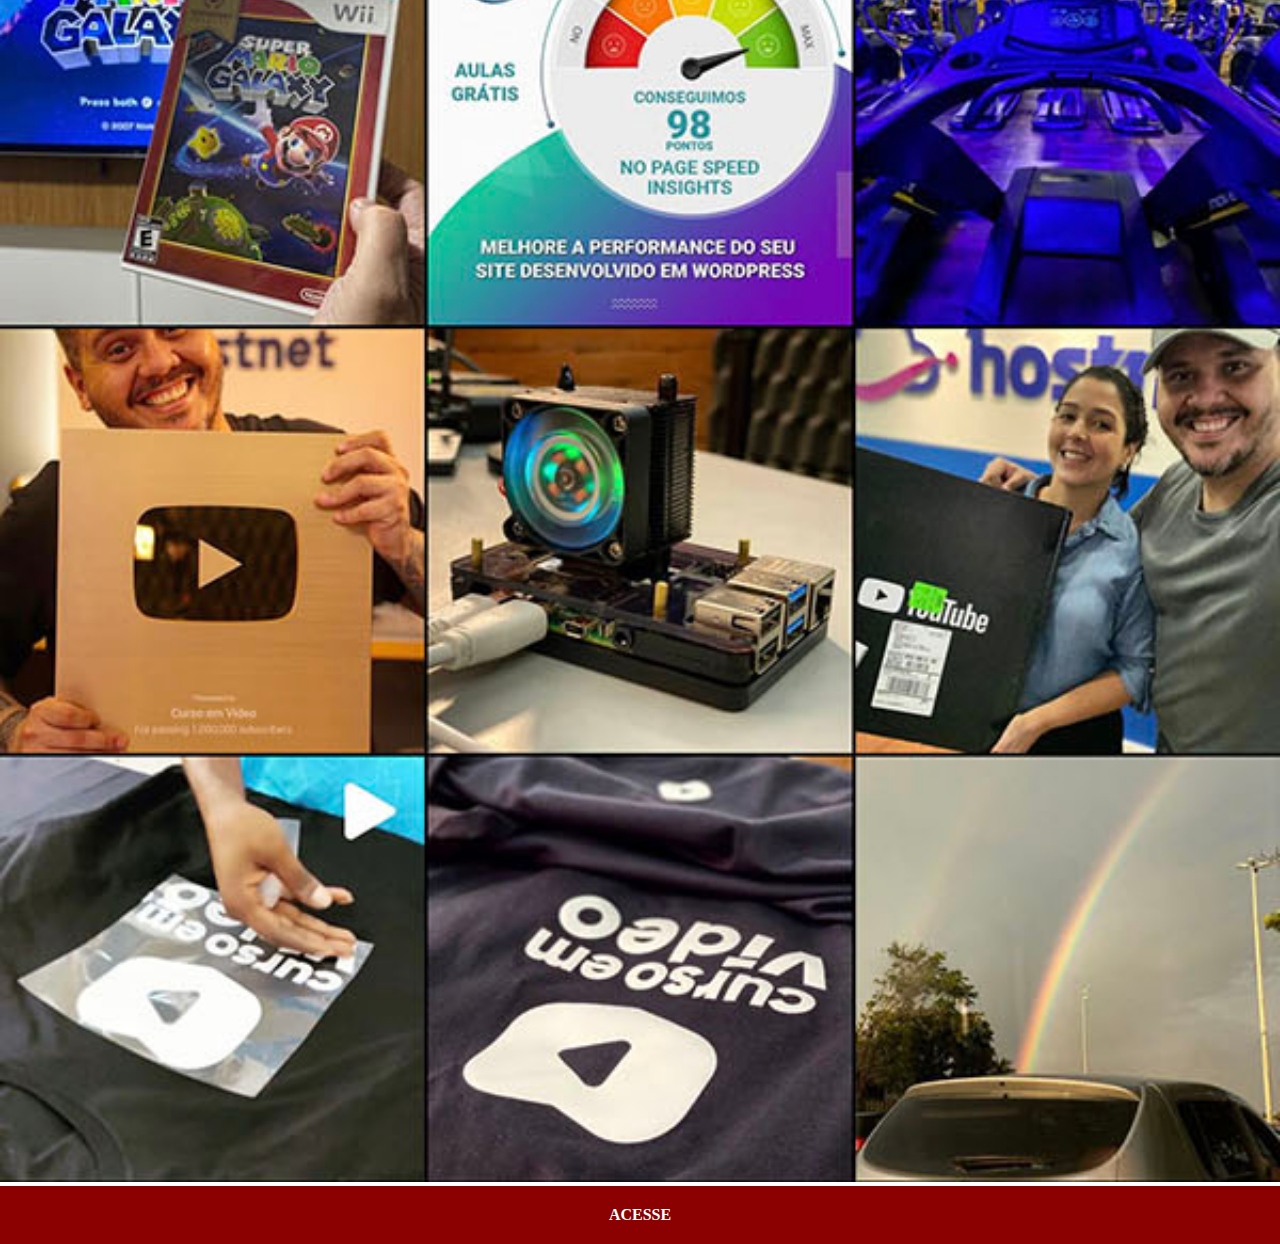
<file: instagram.html>
<!DOCTYPE html>
<html lang="pt-br">
<head>
    <meta charset="UTF-8">
    <meta name="viewport" content="width=device-width, initial-scale=1.0">
    <title>Instagram</title>
    <link rel="stylesheet" href="estilos/social.css">
</head>
<body>
    <img src="imagens/tela-instagram.jpg" alt="Instagram">
    <a href="https://www.instagram.com/gustavoguanabara/" target="_blank">ACESSE</a>
    
</body>
</html>
</file>
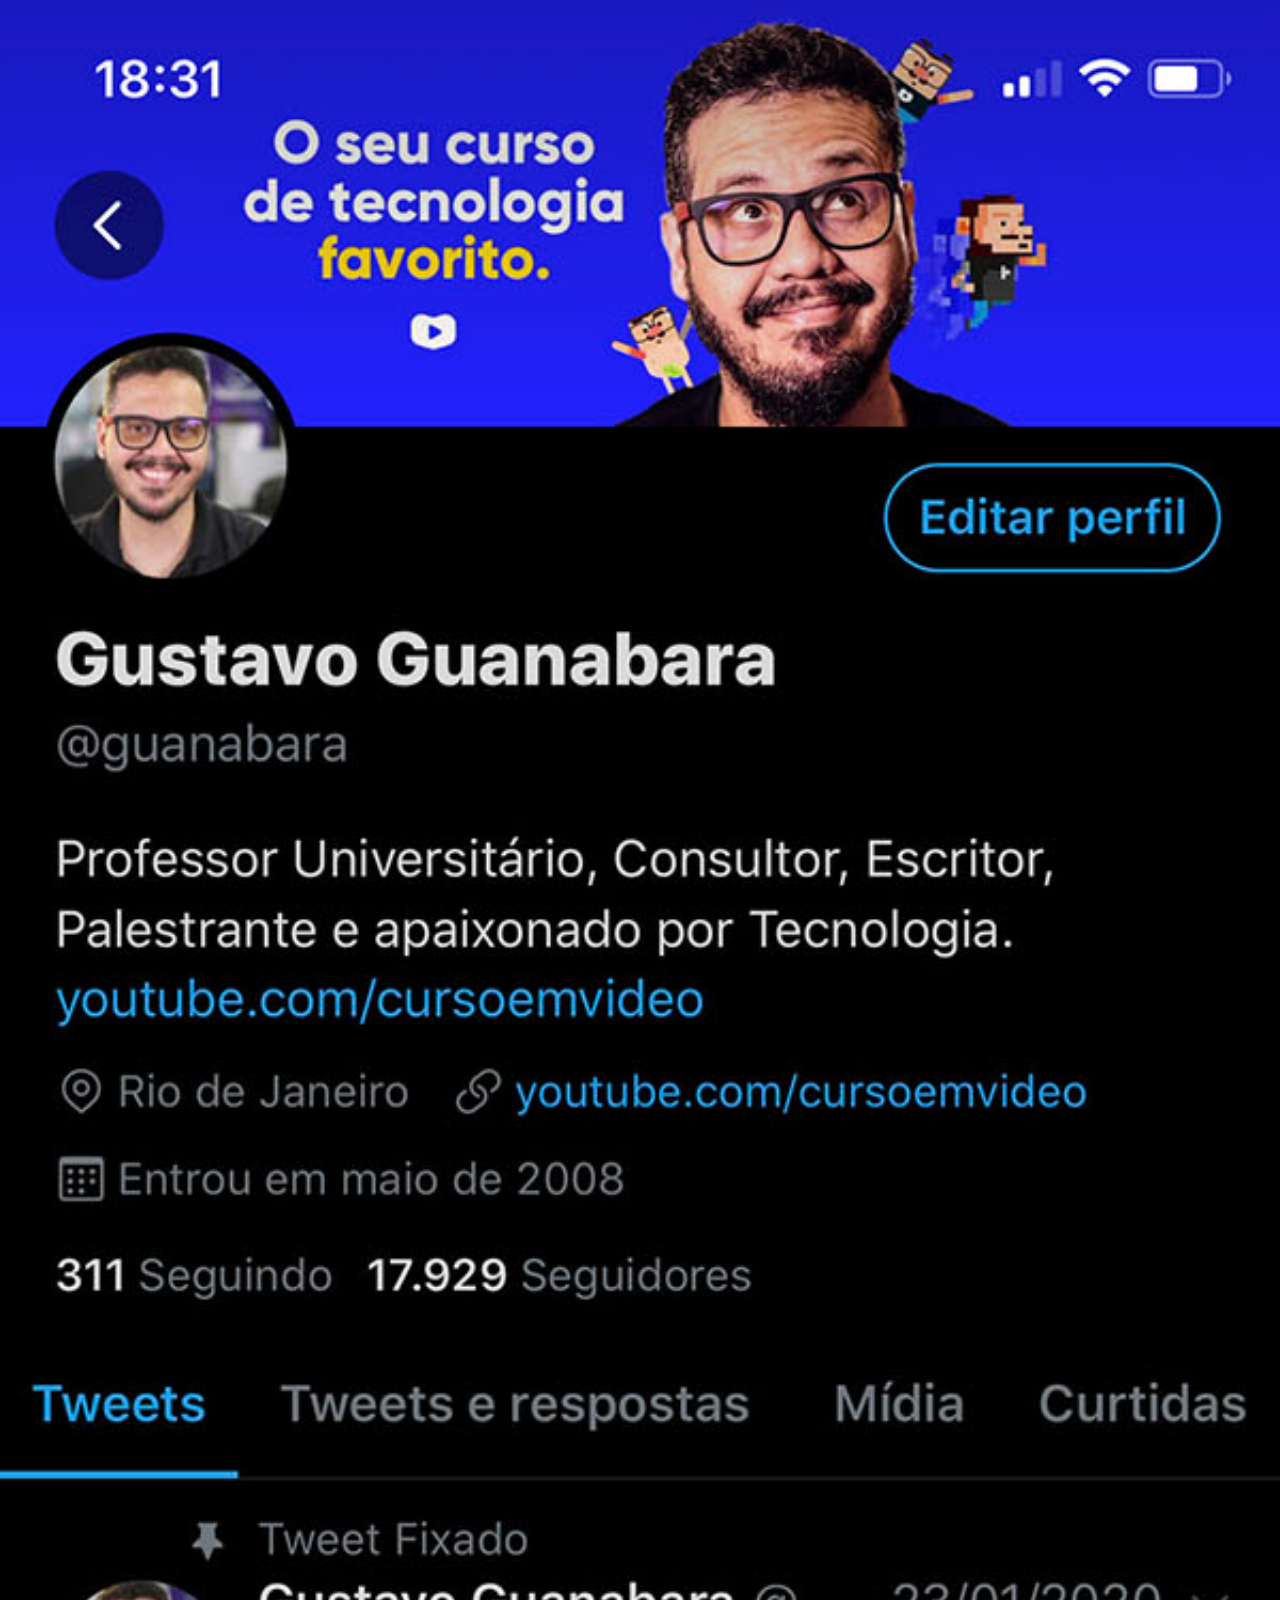
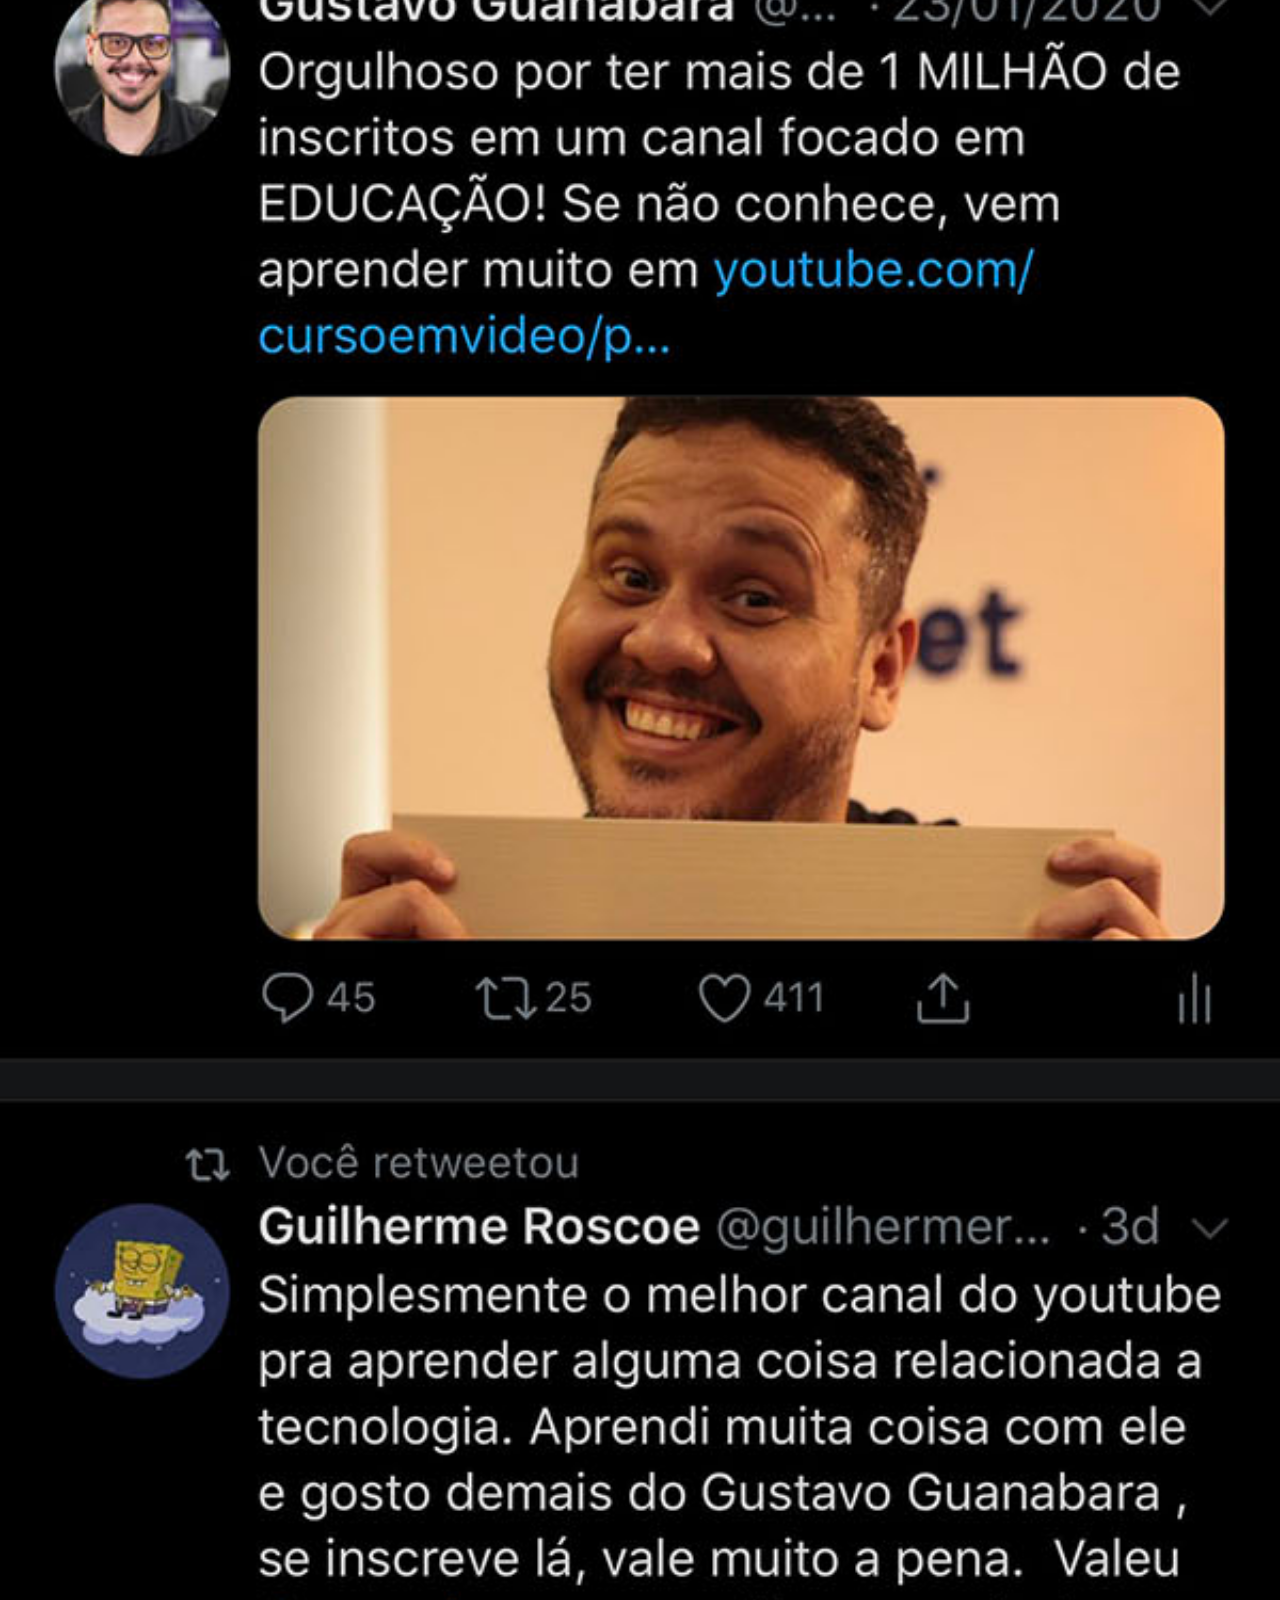
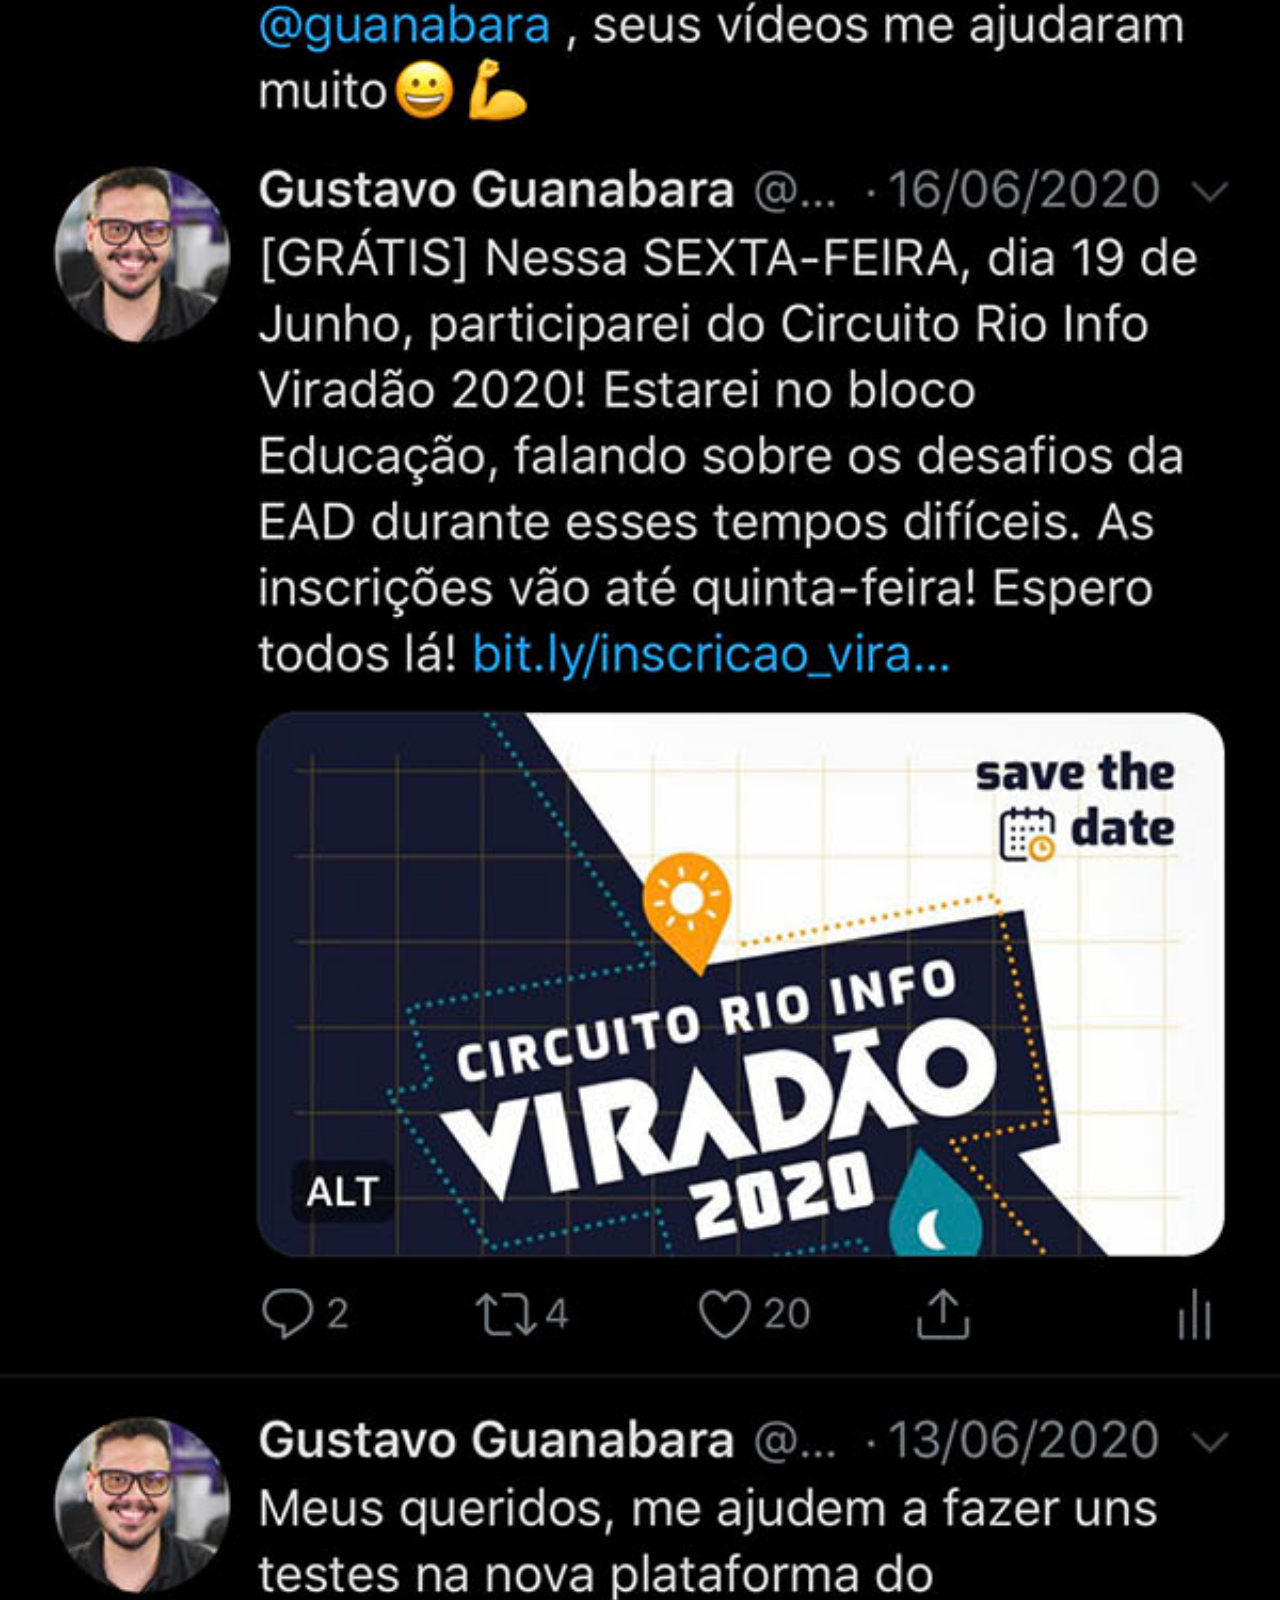
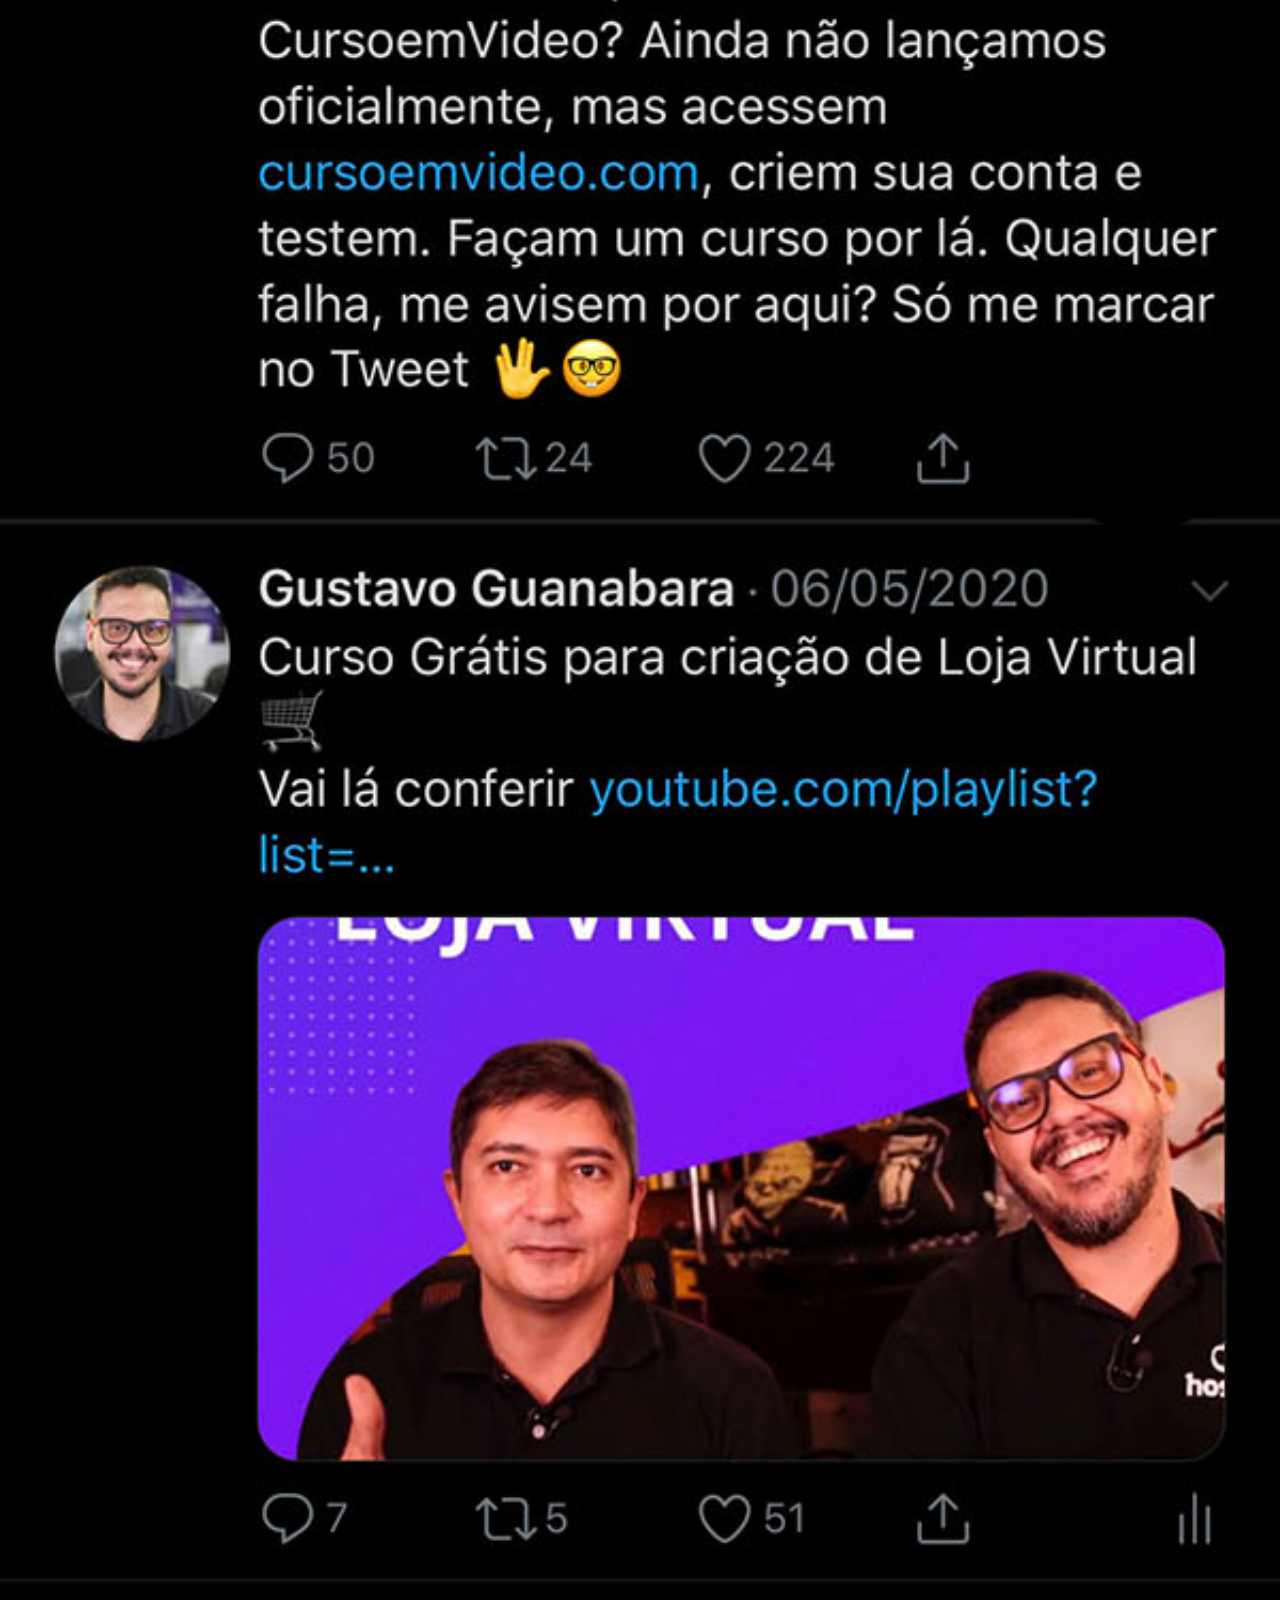
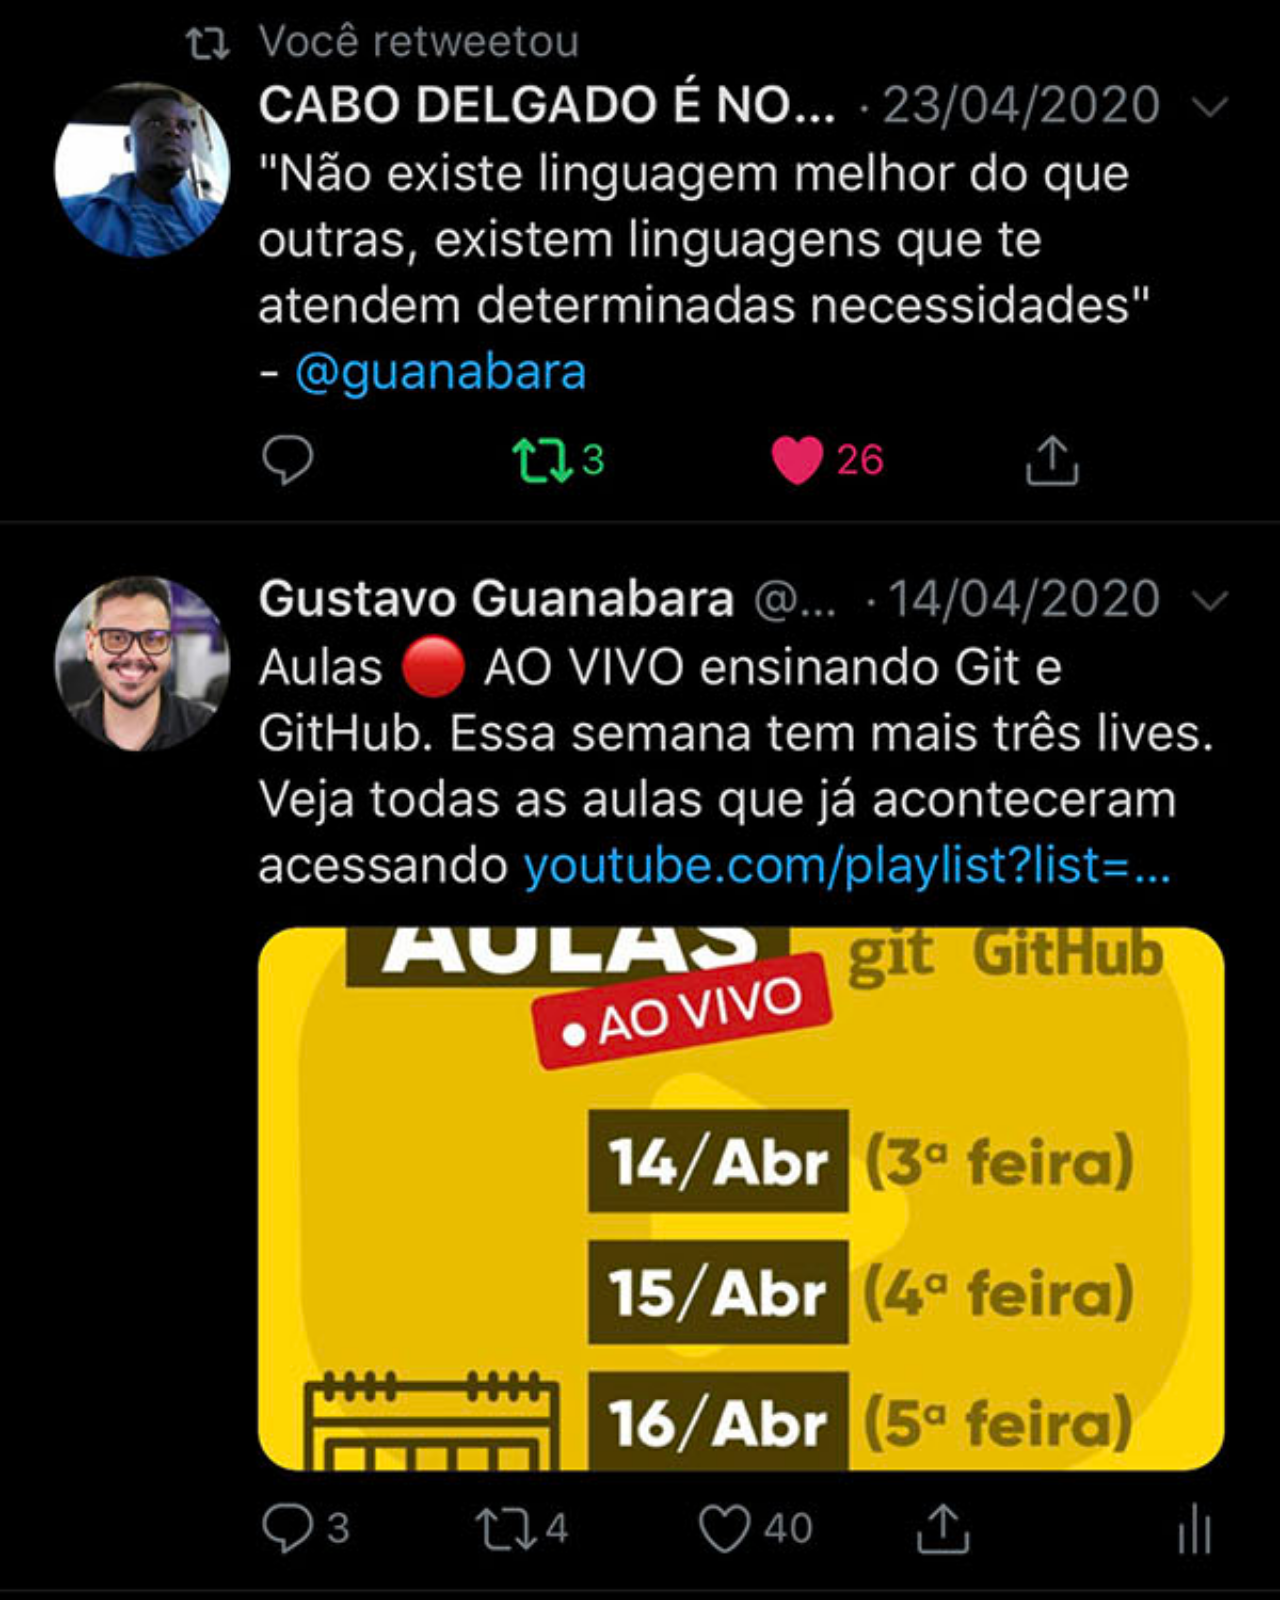
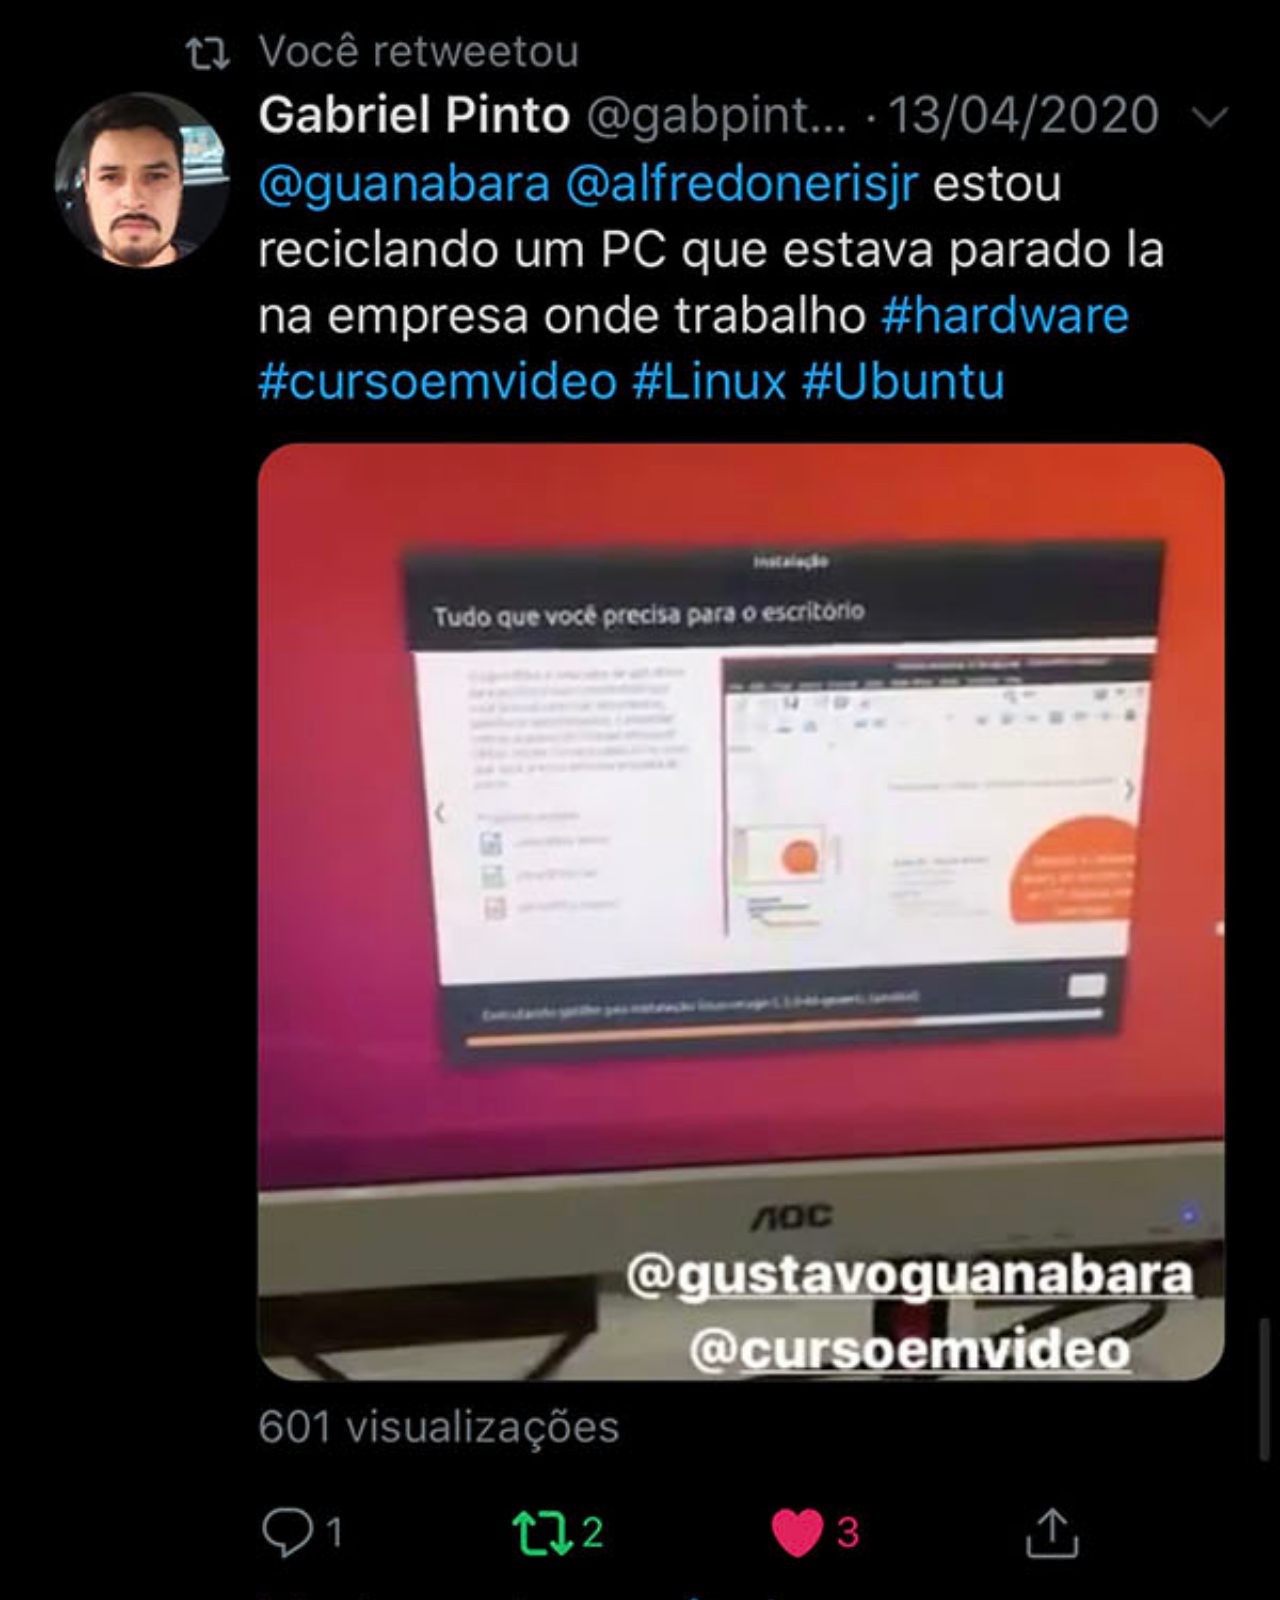
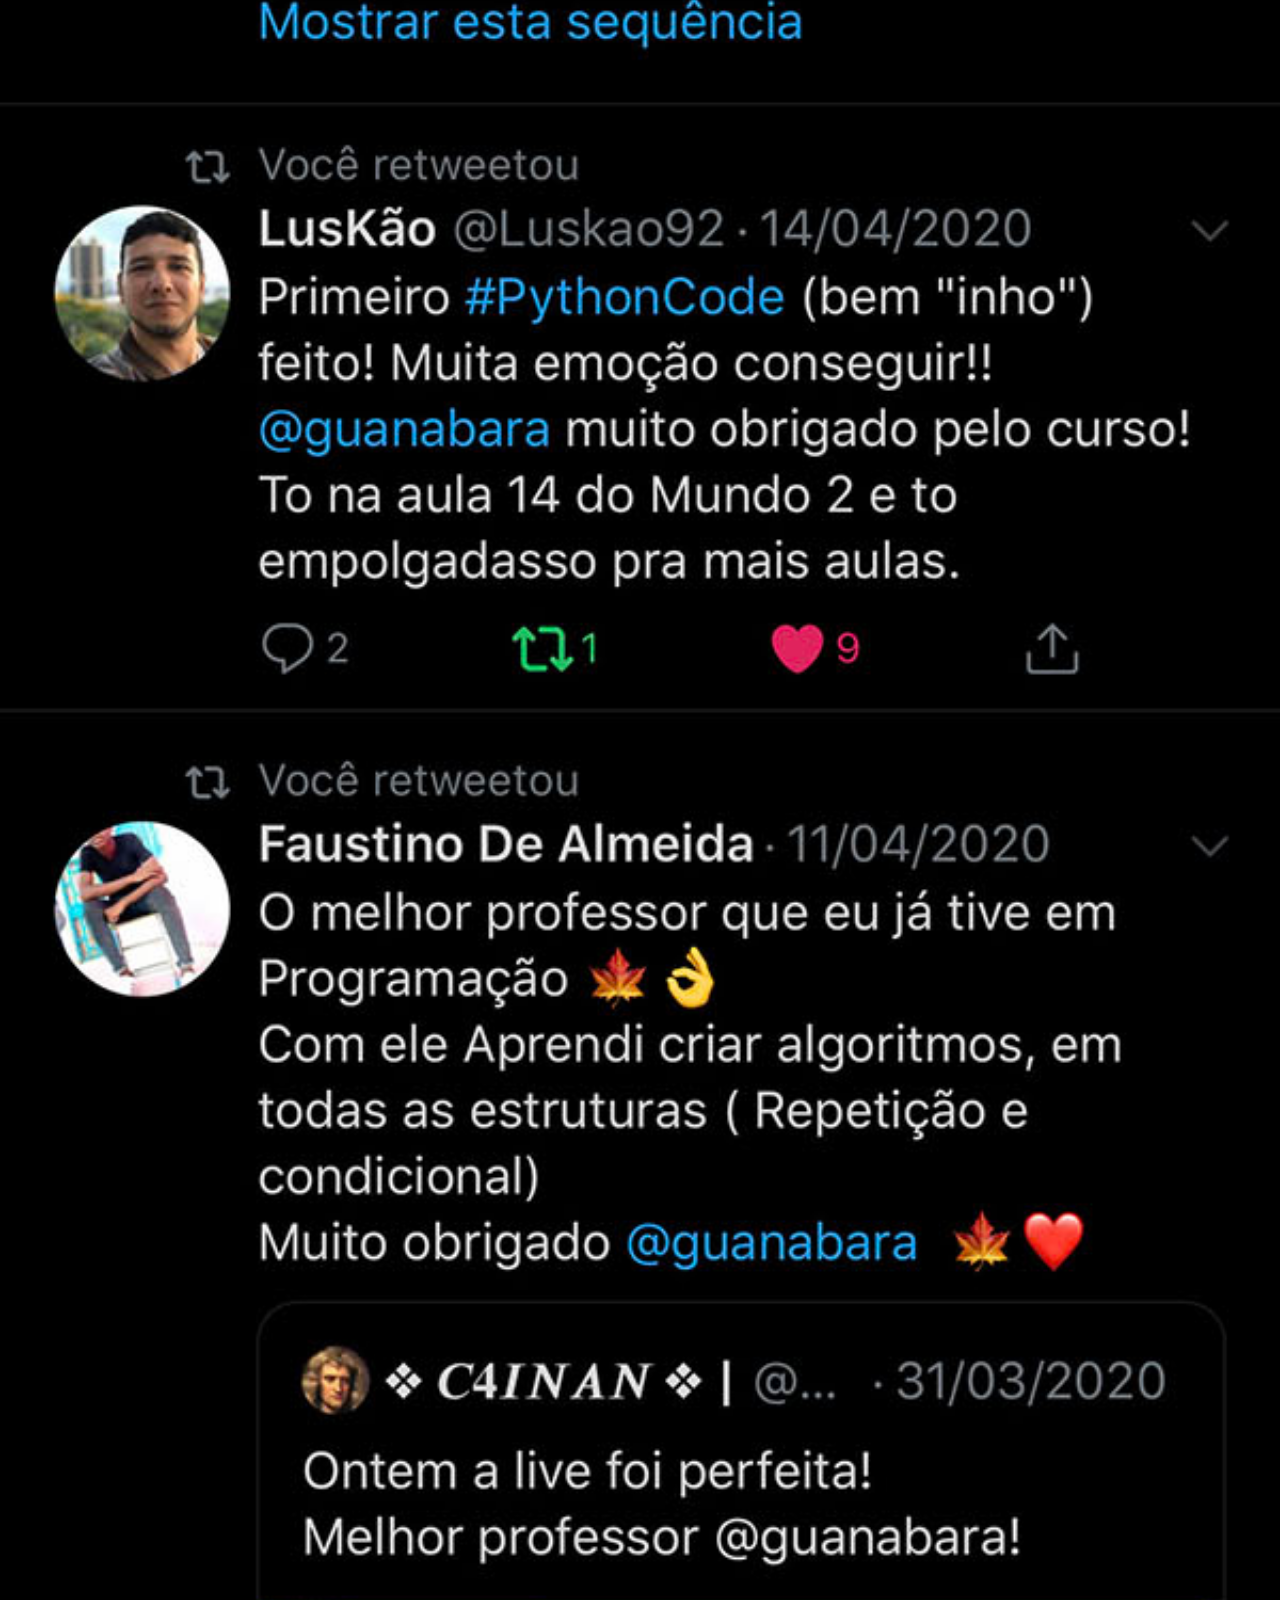
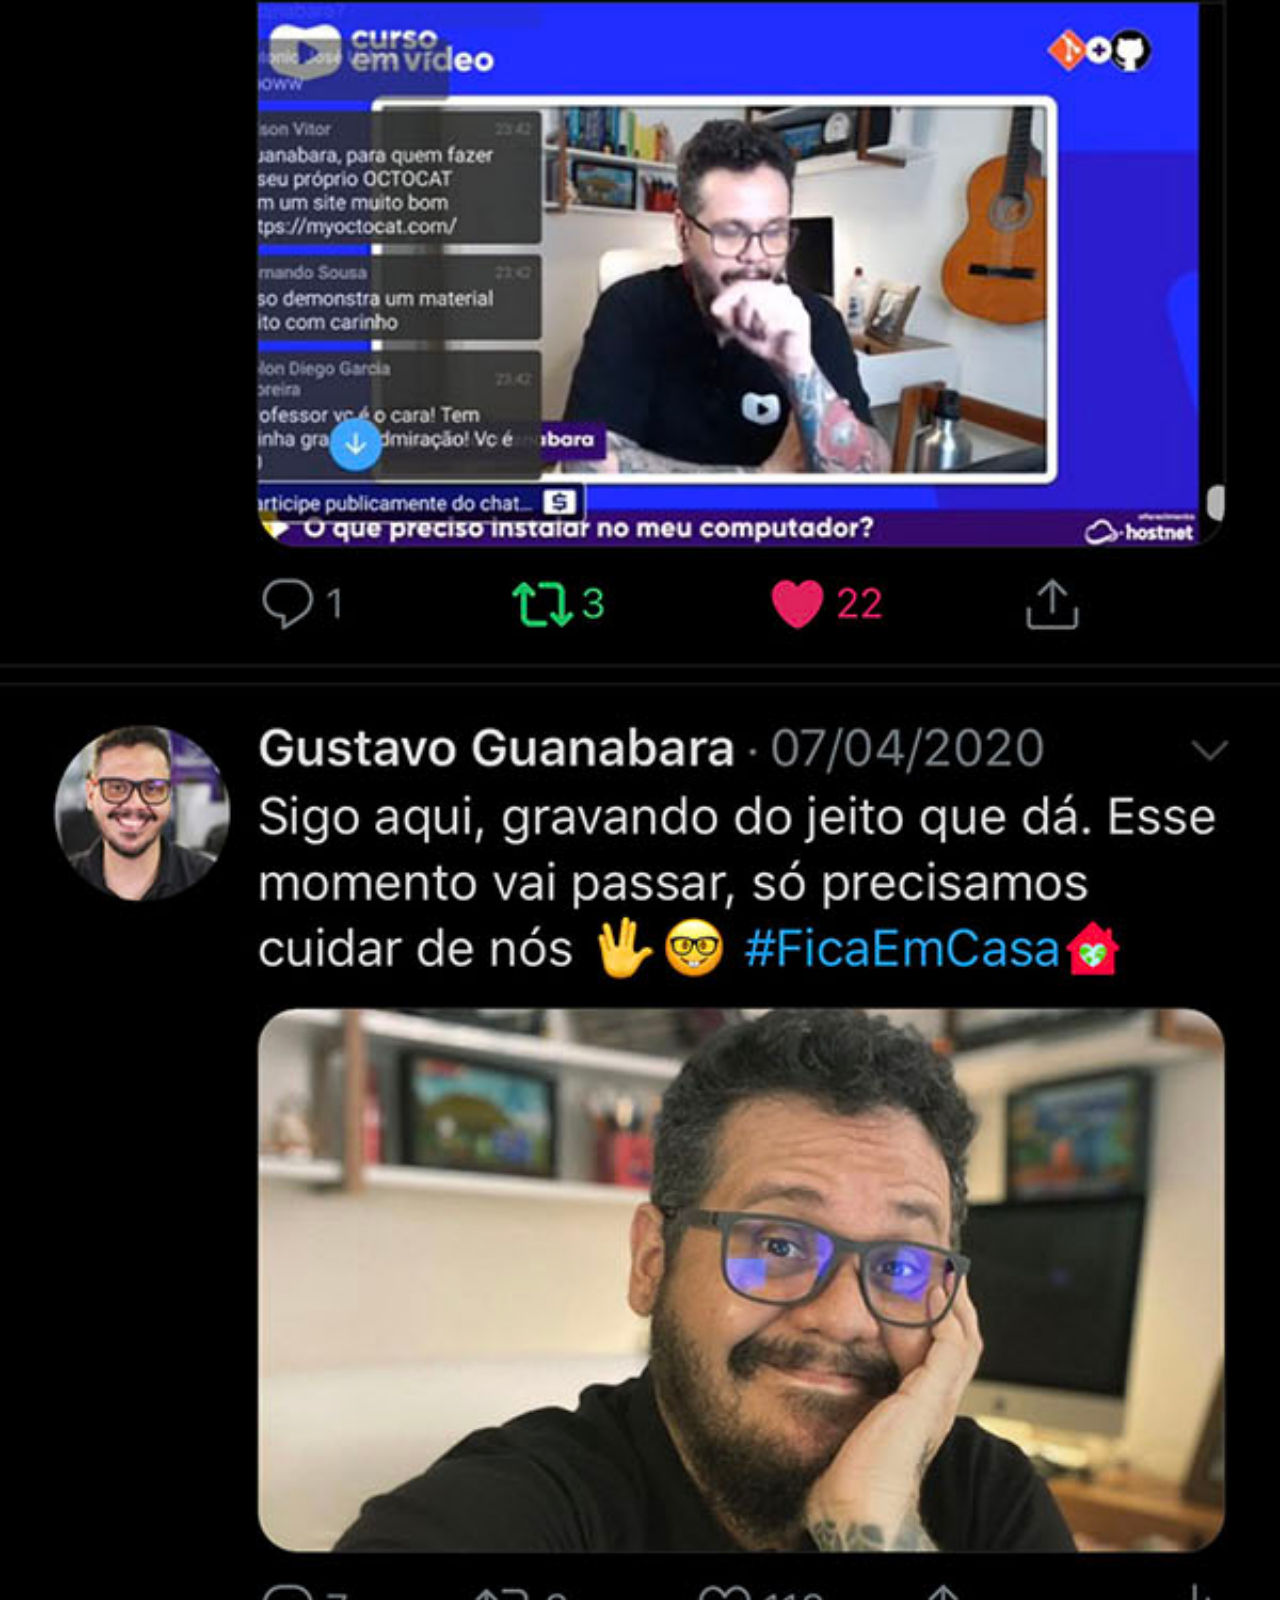
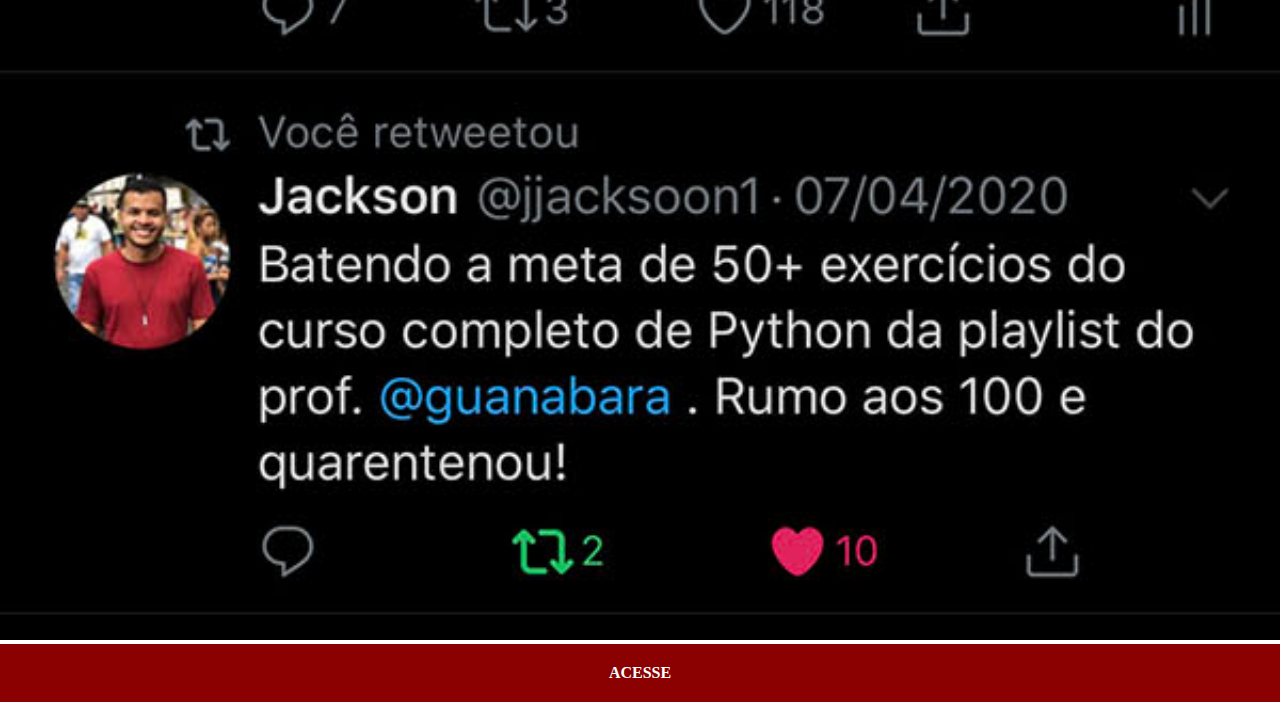
<file: twitter.html>
<!DOCTYPE html>
<html lang="pt-br">
<head>
    <meta charset="UTF-8">
    <meta name="viewport" content="width=device-width, initial-scale=1.0">
    <title>Twitter</title>
    <link rel="stylesheet" href="estilos/social.css">
</head>
<body>
    <img src="imagens/tela-twitter.jpg" alt="Twitter">
    <a href="https://x.com/guanabara" target="_blank">ACESSE</a>
</body>
</html>
</file>
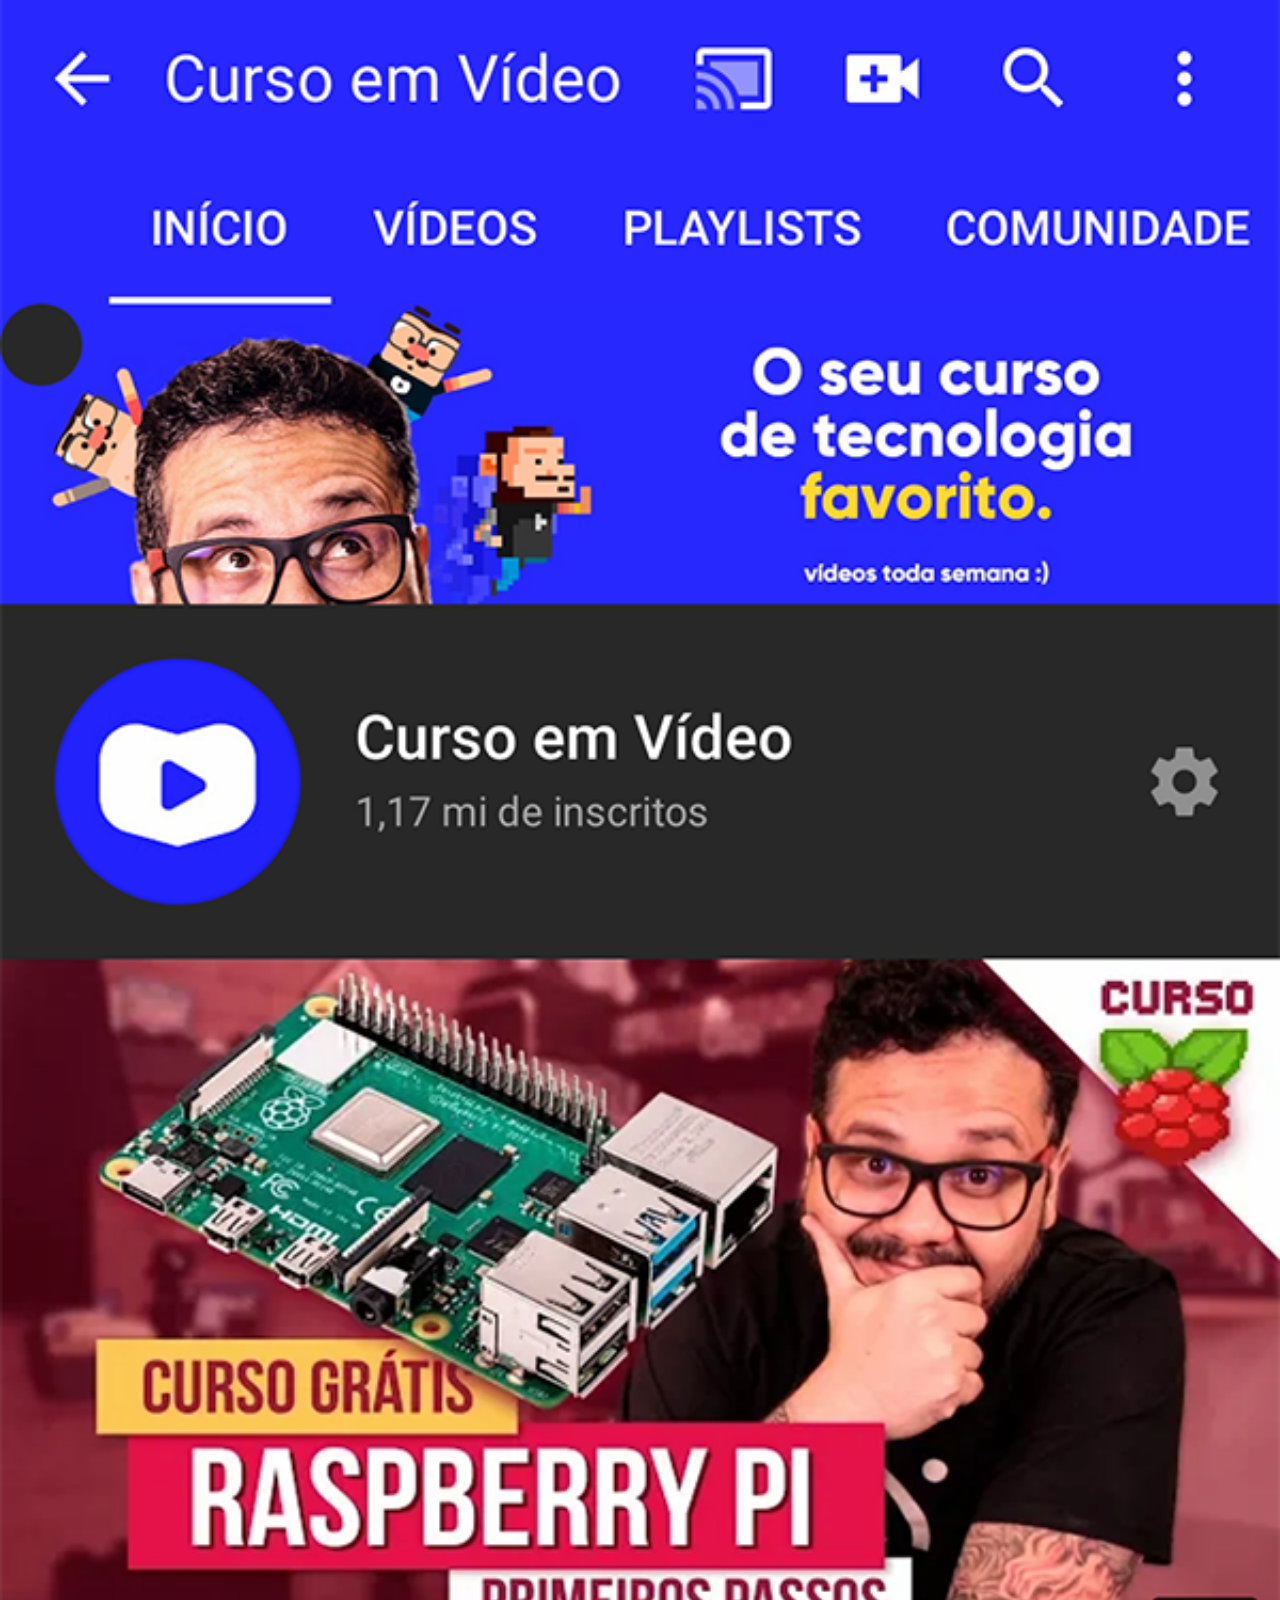
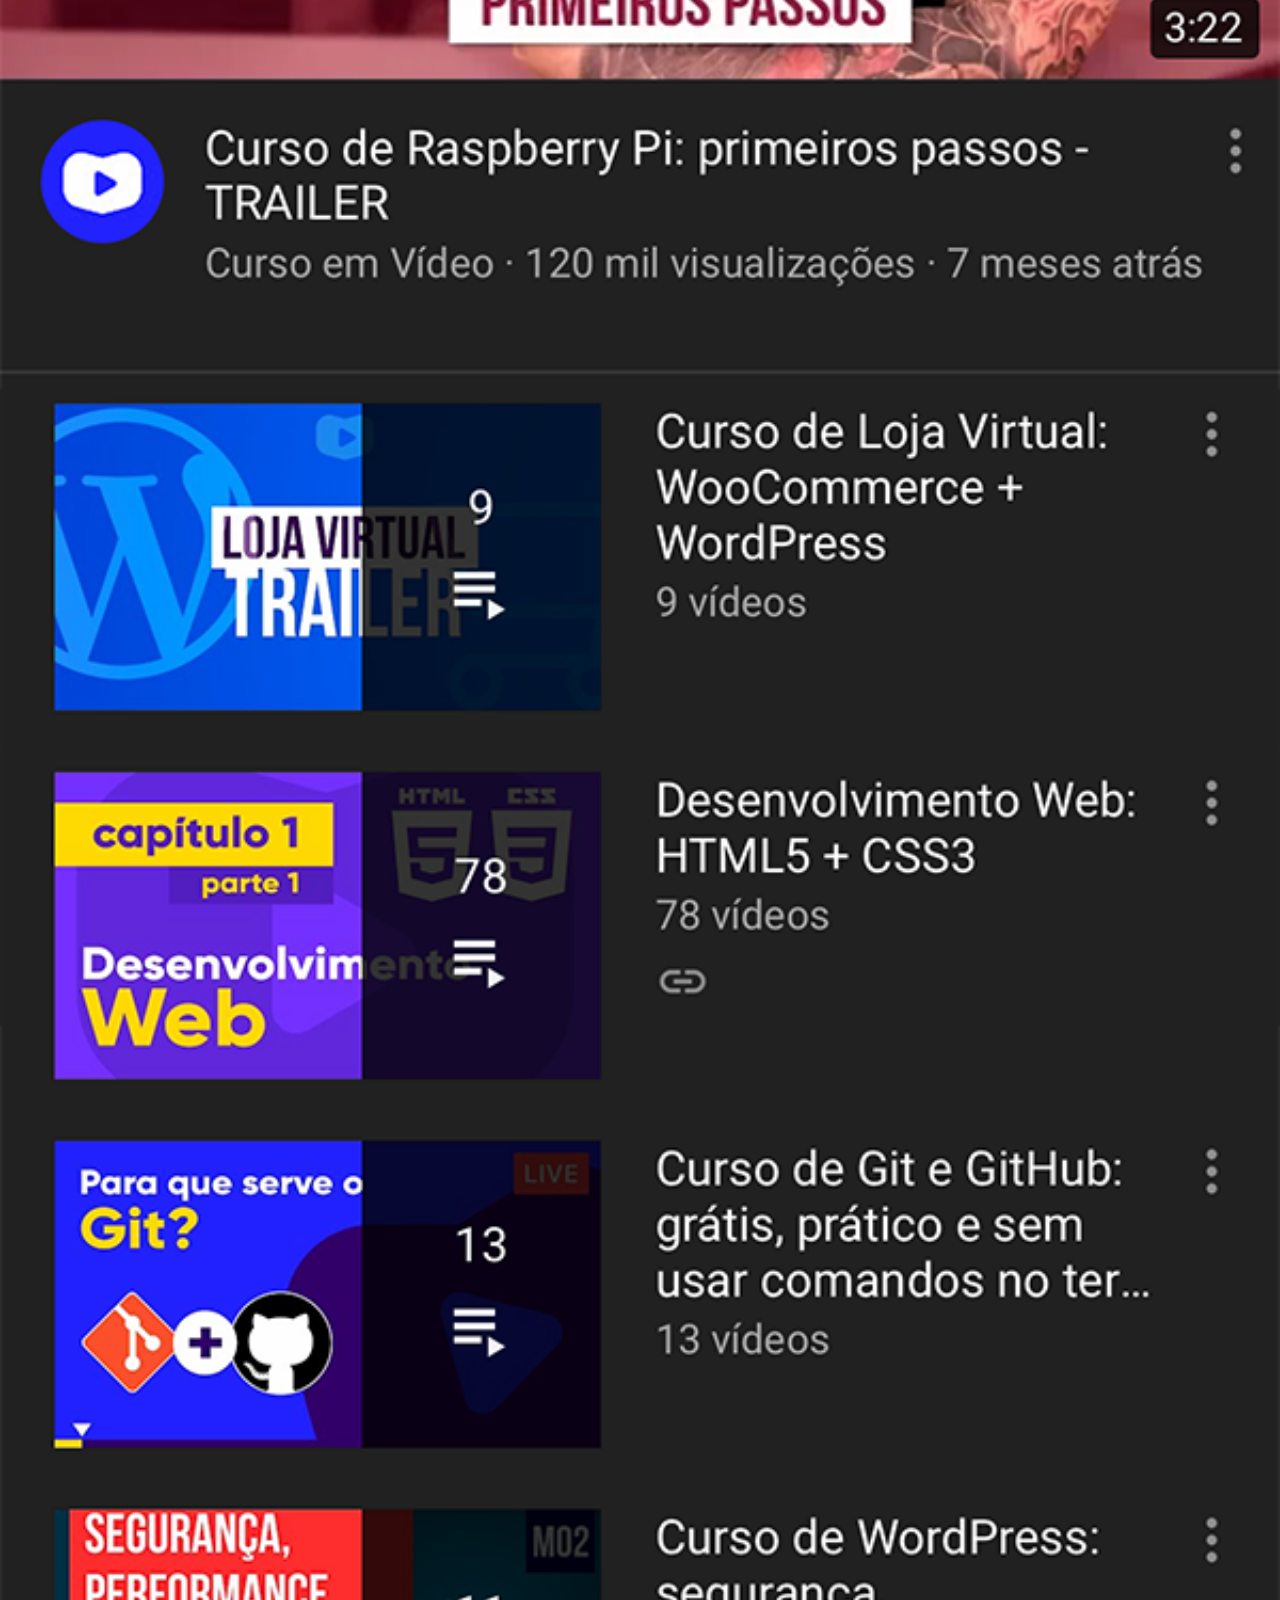
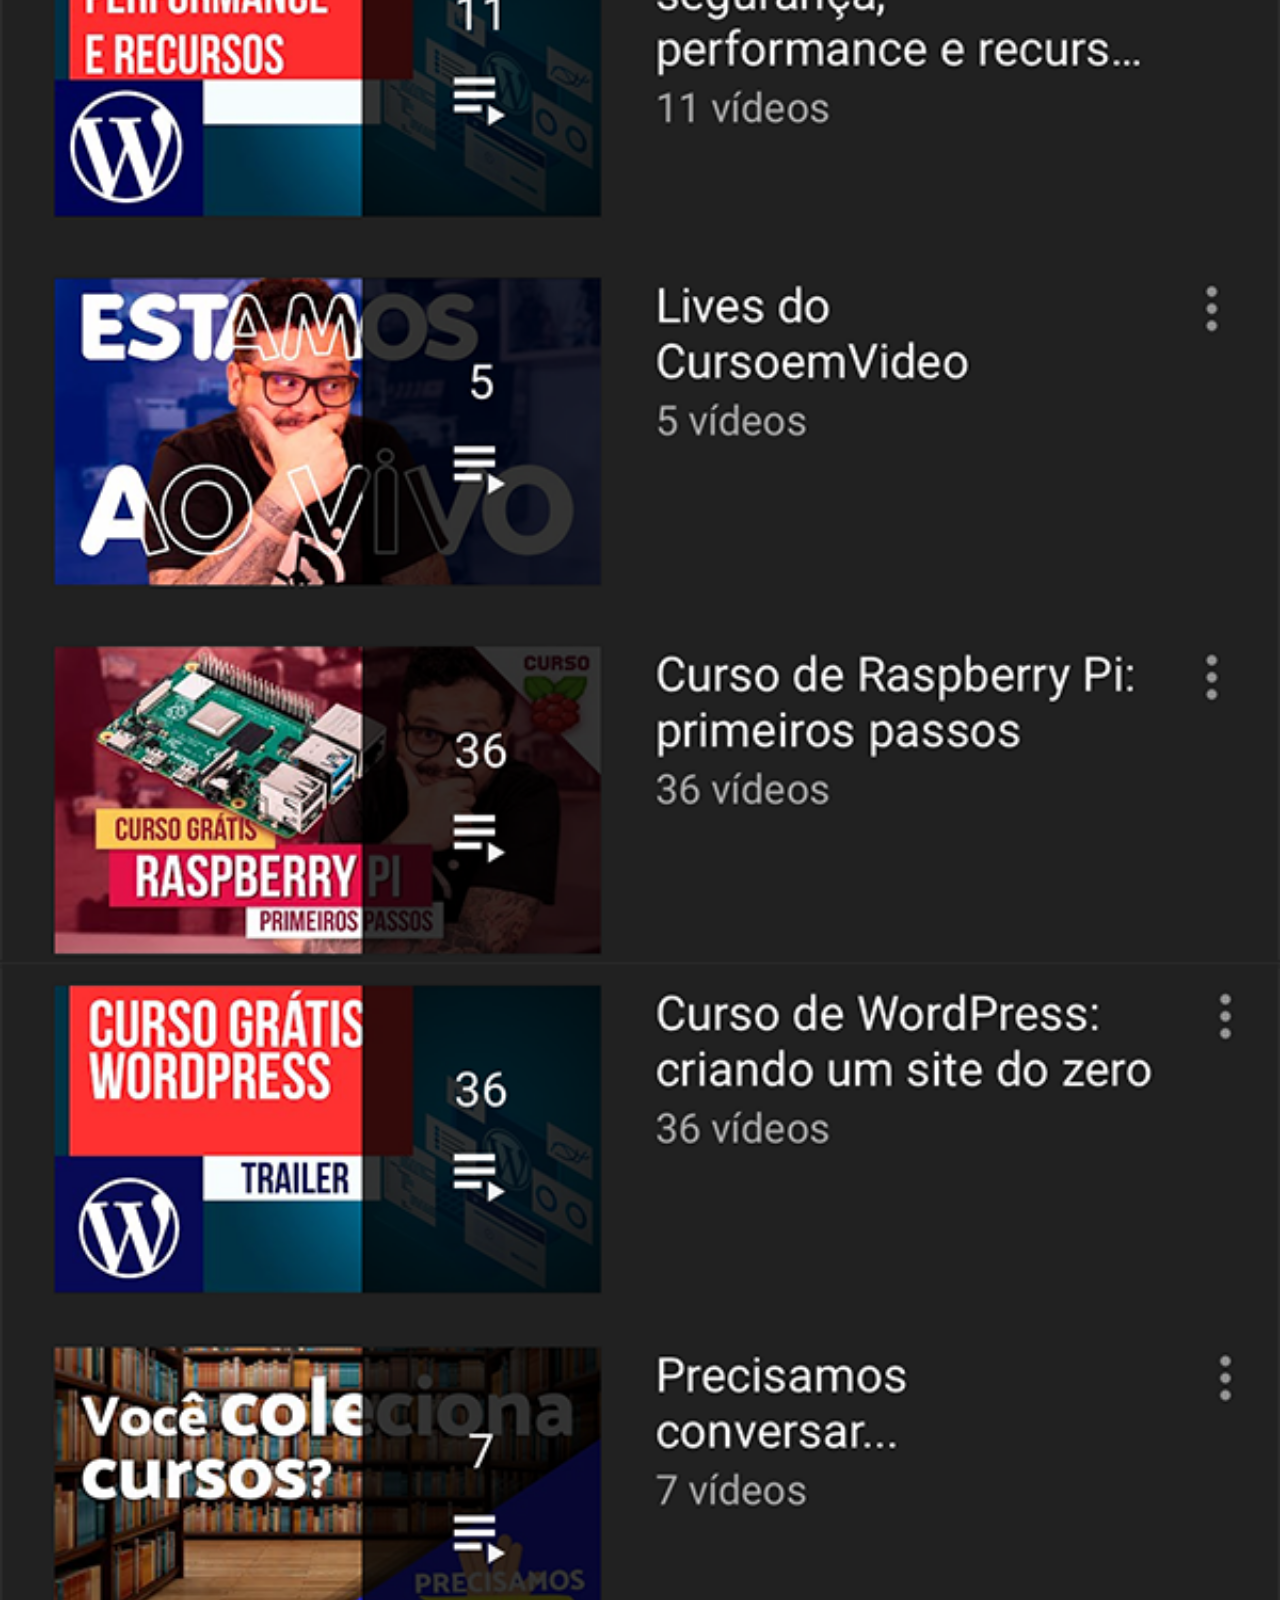
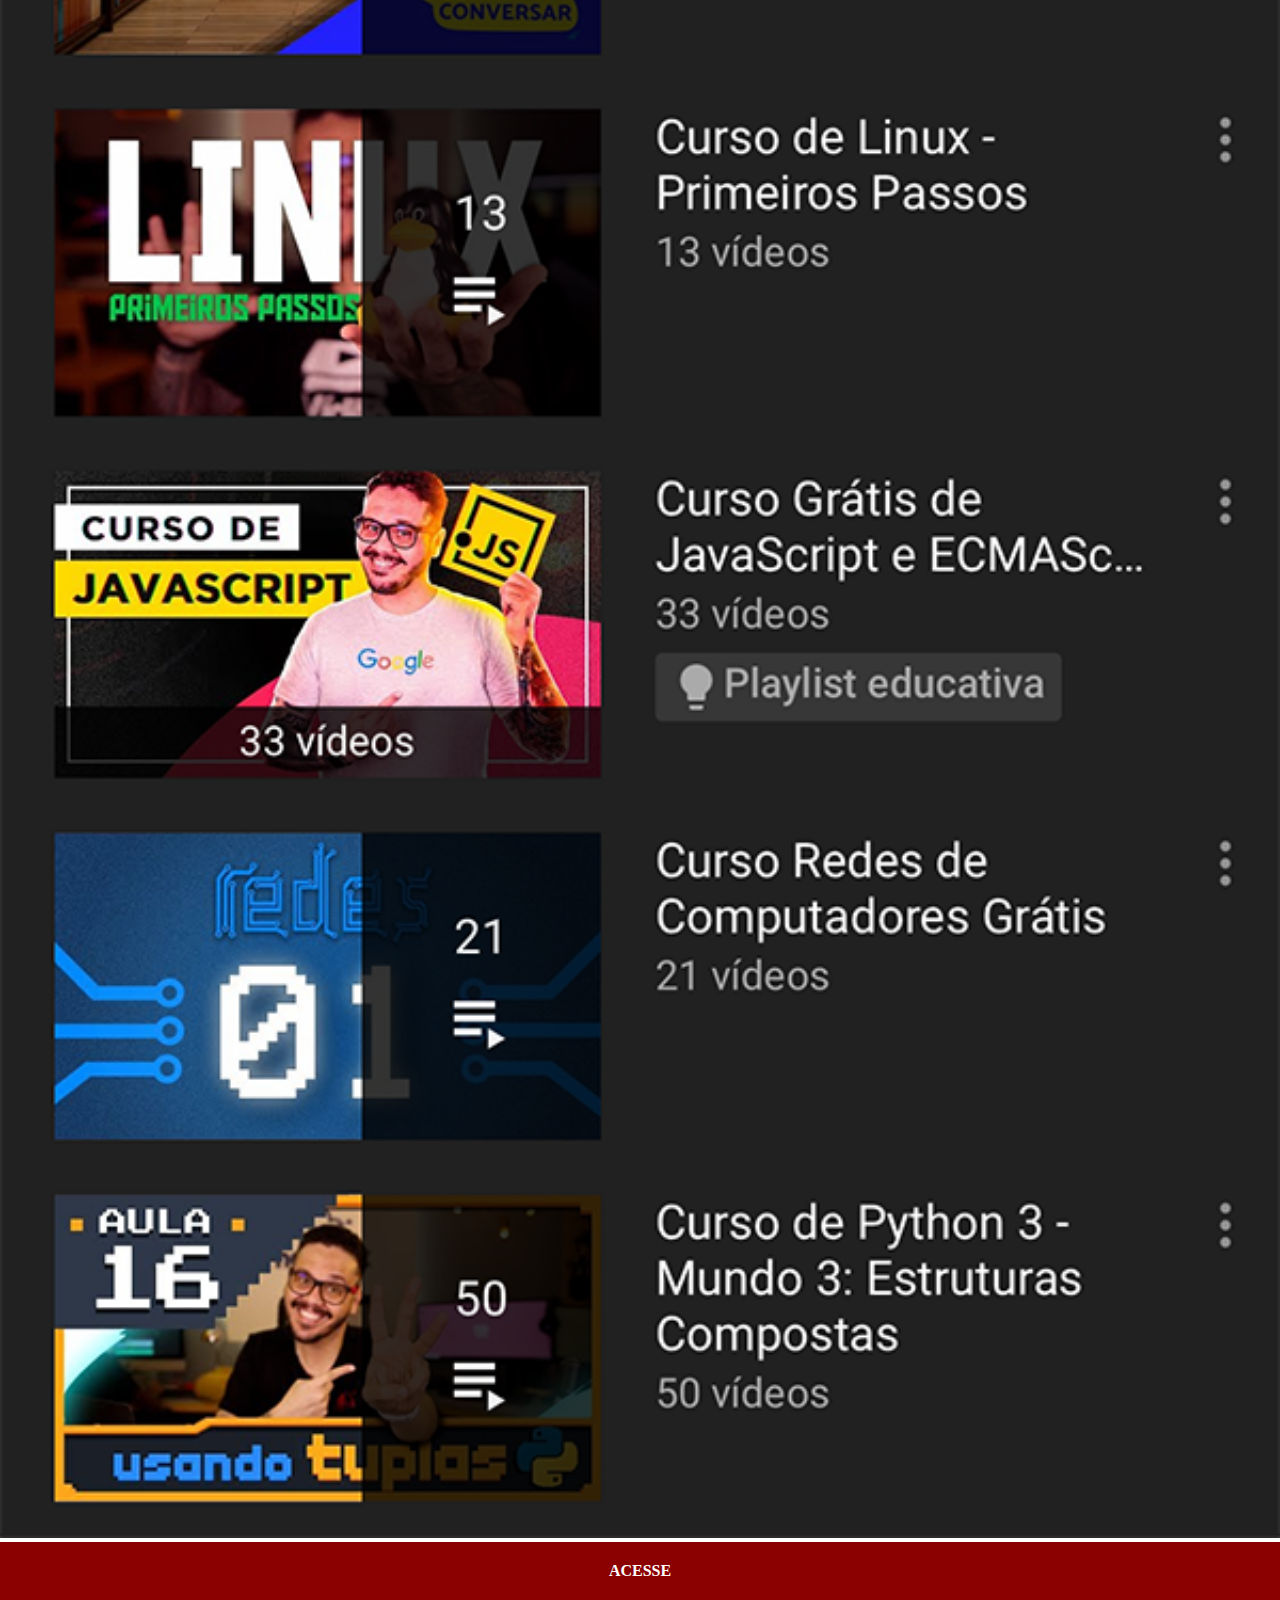
<file: youtube.html>
<!DOCTYPE html>
<html lang="pt-br">
<head>
    <meta charset="UTF-8">
    <meta name="viewport" content="width=device-width, initial-scale=1.0">
    <title>Youtube</title>
    <link rel="stylesheet" href="estilos/social.css">
   
</head>
<body>
    <img src="imagens/tela-youtube.png" alt="Youtube" >
    <a href="https://www.youtube.com/cursoemvideo/playlist" target="_blank">ACESSE</a>
</body>
</html>
</file>
<file: estilos/style.css>
@charset "UTF-8";

*{
    margin: 0px;
    padding: 0px;
    font-family: Arial, Helvetica, sans-serif;
}
html, body {
    height: 100vh;
    width: 100vw;
    background-color: black;
}
body {
    background: url('../imagens/fundo-madeira.jpg') no-repeat top center;
    background-size: cover;
    background-attachment: fixed;
}


    
main {
    position: relative;
    height: 100vh;
    
}

section#telefone {
    position: absolute;
    top: 50%;
    left: 50%;
    transform: translate(-50%, -50%);

    height: 627px;
    width: 311px;
    background-color: blue;
    background:  url('../imagens/frame-iphone.png');
    background-repeat: no-repeat;
    background-attachment: cover
    ;
}
iframe#tela {
    position: relative;
    top: 80px;
    left: 23px;
    width: 269px;
    height: 471px;
}
section#redes-sociais {
    text-align: right;
}
section#redes-sociais img {
    width: 50px;
    margin: 10px;
    border-radius: 50%;
    box-shadow: 2px 2px 5px rgba(0, 0, 0, 0.404);
    box-sizing: border-box;
    
}
section#redes-sociais img:hover {
    border: 2px solid rgba(255, 255, 255, 0.603);
    transform: translate(-3px, -3px);
    box-shadow: 5px 5px 10px rgba(0, 0, 0, 0.623);
    transition: transform 0.3s, border .4s;
}
</file>
<file: estilos/social.css>
@charset "UTF-8";

* {
    margin: 0px;
    padding: 0px;
}
img {
    width: 100vw;
}
::-webkit-scrollbar {
    width: 0px;
    height: 0px;
}
a {
    display: block;
    background-color: darkred;
    padding: 20px;
    color: white;
    text-align: center;
    font-weight: bold;
    text-decoration: none;

}
a:hover{
    background-color: red;
}
</file>
